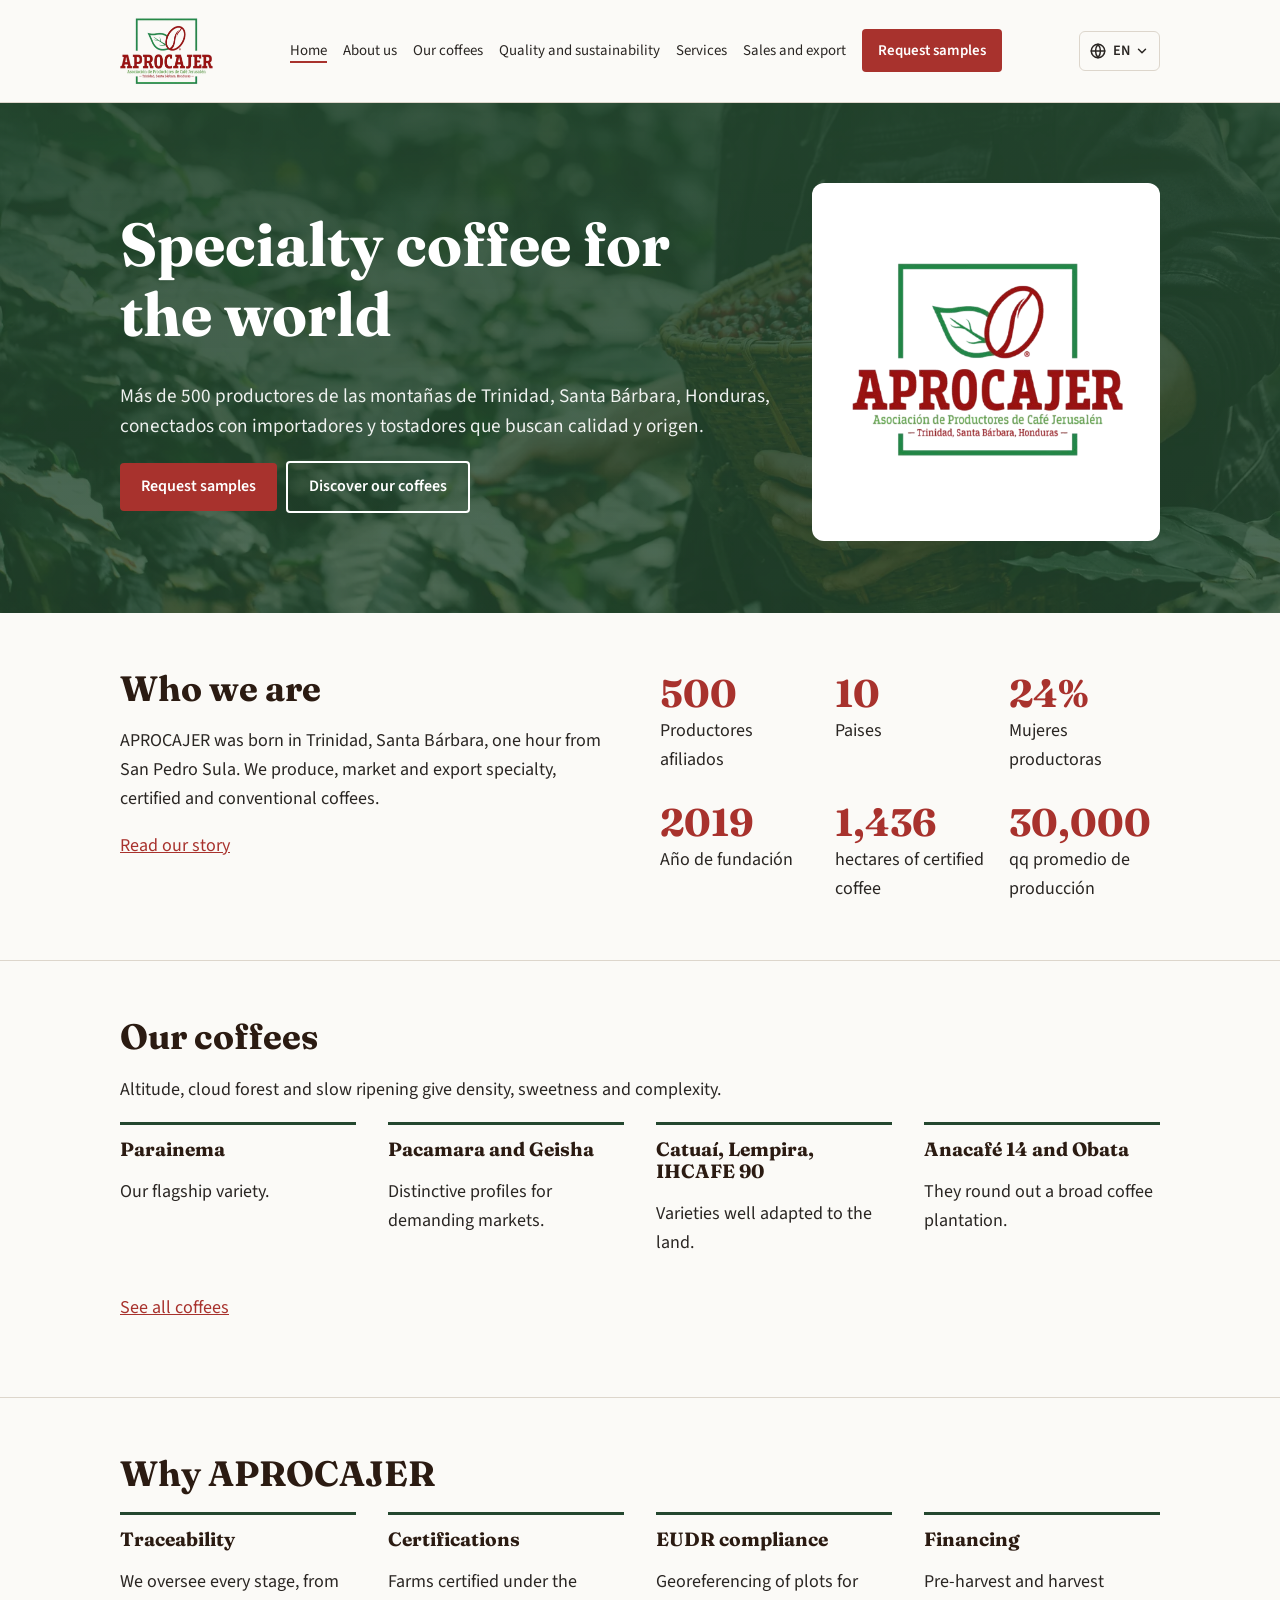
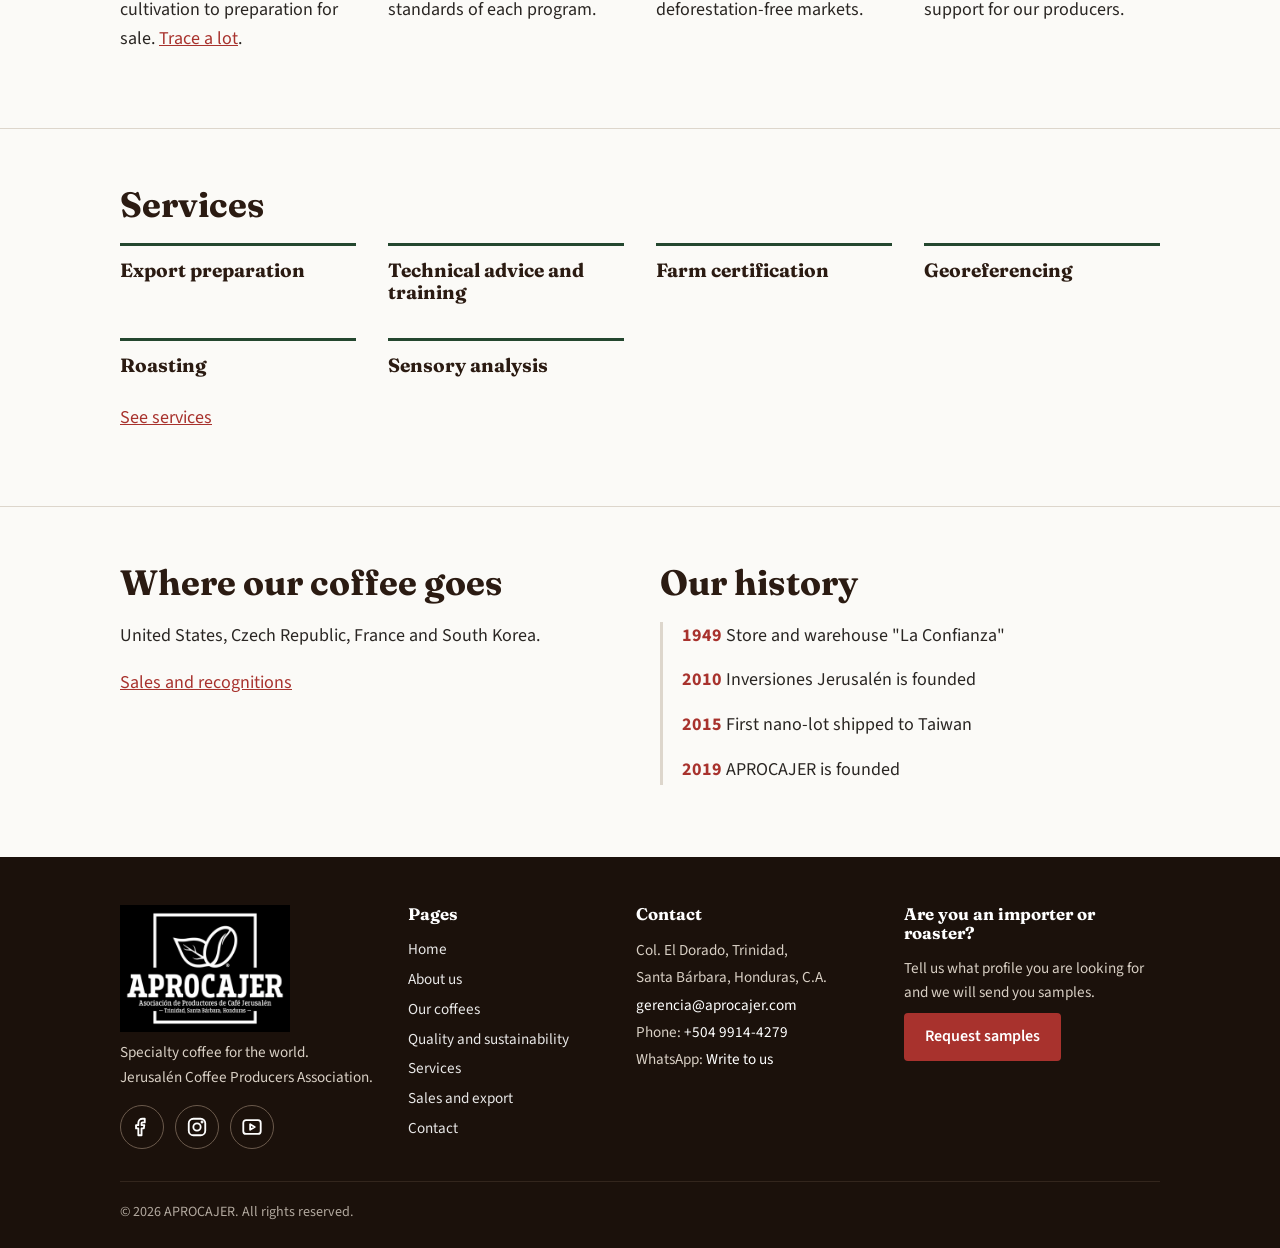
<file: index.html>
<!DOCTYPE html>
<html lang="es">
    <head>
        <meta charset="utf-8">
        <meta name="viewport" content="width=device-width,initial-scale=1">
        <link rel="icon" href="favicon.ico" sizes="16x16 32x32 48x48"><link rel="icon" type="image/png" sizes="192x192" href="icon-192.png"><link rel="apple-touch-icon" href="apple-touch-icon.png"><link rel="manifest" href="site.webmanifest"><meta name="theme-color" content="#24472f">
<meta property="og:type" content="website"><meta property="og:site_name" content="APROCAJER"><meta property="og:title" content="Cafés especiales de Honduras | APROCAJER"><meta property="og:image" content="https://aprocajer.com/og-image.jpg">
<title>Cafés especiales de Honduras | APROCAJER</title><meta name="description" content="APROCAJER: más de 500 productores de Santa Bárbara, Honduras, con cafés de especialidad para importadores y tostadores.">
<link rel="preconnect" href="https://fonts.googleapis.com"><link rel="preconnect" href="https://fonts.gstatic.com" crossorigin>
<link href="https://fonts.googleapis.com/css2?family=Fraunces:wght@600;700&family=Source+Sans+3:wght@400;600&display=swap" rel="stylesheet">
<link rel="stylesheet" href="css/estilos.css">
<script type="application/ld+json">{"@context":"https://schema.org","@type":"Organization","name":"APROCAJER","alternateName":"Asociación de Productores de Café Jerusalén","url":"https://aprocajer.com","email":"gerencia@aprocajer.com","telephone":"+50499144279","logo":"https://aprocajer.com/img/logo/logo.png","foundingDate":"2019","address":{"@type":"PostalAddress","streetAddress":"Col. El Dorado","addressLocality":"Trinidad","addressRegion":"Santa Bárbara","addressCountry":"HN"}}</script>
    </head>
    <body>
        <header id="cabecera"></header>
        <main>
<div class="hero"><div class="wrap hero-in"><div><h1>Cafés especiales para el mundo</h1><p>Más de 500 productores de las montañas de Trinidad, Santa Bárbara, Honduras, conectados con importadores y tostadores que buscan calidad y origen.</p><a class="btn" href="contacto.html">Solicita muestras</a><a class="btn claro" href="nuestros-cafes.html">Conozca nuestros cafés</a></div><div class="hero-logo"><img src="img/logo/logo.webp" alt="Logo de APROCAJER" width="473" height="489"></div></div></div>
<section><div class="wrap dos"><div><h2>Quiénes somos</h2><p>APROCAJER nace en Trinidad, Santa Bárbara, a una hora de San Pedro Sula. Producimos, comercializamos y exportamos cafés de especialidad, certificados y convencionales.</p><a href="sobre-nosotros.html">Leer nuestra historia</a></div>
<div class="cifras"><div><b data-n="+500">+500</b>Productores afiliados</div><div><b data-n="10">10</b>Paises</div><div><b data-n="24" data-suf="%">24%</b>Mujeres productoras</div><div><b>2019</b>Año de fundación</div><div><b data-n="1436">1,436</b>hectáreas de café certificado</div><div><b data-n="30000">30,000</b>qq promedio de producción</div></div></div></section>
<section><div class="wrap"><h2>Nuestros cafés</h2><p>Altitud, bosque nublado y maduración lenta dan densidad, dulzor y complejidad.</p><div class="grid"><div><h3>Parainema</h3><p>Nuestra variedad de referencia.</p></div><div><h3>Pacamara y Geisha</h3><p>Perfiles distintivos para mercados exigentes.</p></div><div><h3>Catuaí, Lempira, IHCAFE 90</h3><p>Variedades con gran adaptación al territorio.</p></div><div><h3>Anacafé 14 y Obata</h3><p>Completan un parque cafetalero amplio.</p></div></div><p><a href="nuestros-cafes.html">Ver todos los cafés</a></p></div></section>
<section><div class="wrap"><h2>Por qué APROCAJER</h2><div class="grid"><div><h3>Trazabilidad</h3><p>Supervisamos cada etapa, del cultivo a la preparación para la venta. <a href="calidad-sostenibilidad.html#rastreo">Rastree un lote</a>.</p></div><div><h3>Certificaciones</h3><p>Fincas certificadas bajo los estándares de cada programa.</p></div><div><h3>Cumplimiento EUDR</h3><p>Georreferenciación de parcelas para mercados libres de deforestación.</p></div><div><h3>Financiamiento</h3><p>Apoyo pre-cosecha y en cosecha a nuestros productores.</p></div></div></div></section>
<section><div class="wrap"><h2>Servicios</h2><div class="grid"><div><h3>Preparación para exportación</h3></div><div><h3>Asesoría técnica y capacitación</h3></div><div><h3>Certificación de fincas</h3></div><div><h3>Georreferenciación</h3></div><div><h3>Tostaduría</h3></div><div><h3>Análisis sensorial</h3></div></div><p><a href="servicios.html">Ver servicios</a></p></div></section>
<section><div class="wrap dos"><div><h2>Destinos de nuestro café</h2><p>Estados Unidos, República Checa, Francia y Corea del Sur.</p><p><a href="comercializacion.html">Comercialización y reconocimientos</a></p></div>
<div><h2>Nuestra historia</h2><ul class="linea"><li><b>1949</b> Tienda y bodega La Confianza</li><li><b>2010</b> Nace Inversiones Jerusalén</li><li><b>2015</b> Primer nano lote a Taiwán</li><li><b>2019</b> Se funda APROCAJER</li></ul></div></div></section></main><footer id="pie"><div class="wrap">
<div class="pie-top">
<div class="pie-marca"><a class="marca" href="index.html" aria-label="APROCAJER, inicio"><img src="img/logo/logo-blanco.webp" alt="APROCAJER" width="170" height="128" loading="lazy"></a>
<p>Cafés especiales para el mundo.<br>Asociación de productores de café Jerusalén.</p>
<ul class="redes"><li><a class="r-fb" href="https://www.facebook.com/APROCAJER" aria-label="Facebook" target="_blank" rel="noopener"><svg viewBox="0 0 24 24" width="22" height="22" fill="none" stroke="currentColor" stroke-width="2" stroke-linecap="round" stroke-linejoin="round" aria-hidden="true"><path d="M15 3h-2.5A4.5 4.5 0 0 0 8 7.5V10H5.5v3.5H8V21h3.5v-7.5H14l.5-3.5h-3V7.8c0-.5.4-.8.9-.8H15z"/></svg></a></li><li><a class="r-ig" href="https://www.instagram.com/jerusalenfarmer" aria-label="Instagram" target="_blank" rel="noopener"><svg viewBox="0 0 24 24" width="22" height="22" fill="none" stroke="currentColor" stroke-width="2" stroke-linecap="round" stroke-linejoin="round" aria-hidden="true"><rect x="3" y="3" width="18" height="18" rx="5"/><circle cx="12" cy="12" r="4"/><circle cx="17.5" cy="6.5" r=".6"/></svg></a></li><li><a class="r-yt" href="https://youtube.com/@finca-jerusalen" aria-label="YouTube" target="_blank" rel="noopener"><svg viewBox="0 0 24 24" width="22" height="22" fill="none" stroke="currentColor" stroke-width="2" stroke-linecap="round" stroke-linejoin="round" aria-hidden="true"><path d="M2.5 7.5a3 3 0 0 1 3-3h13a3 3 0 0 1 3 3v9a3 3 0 0 1-3 3h-13a3 3 0 0 1-3-3z"/><path d="M10 9v6l5-3z"/></svg></a></li></ul></div>
<div class="pie-pag"><h3>Páginas</h3><ul class="enlaces"><li><a href="index.html">Inicio</a></li><li><a href="sobre-nosotros.html">Sobre nosotros</a></li><li><a href="nuestros-cafes.html">Nuestros cafés</a></li><li><a href="calidad-sostenibilidad.html">Calidad y sostenibilidad</a></li><li><a href="servicios.html">Servicios</a></li><li><a href="comercializacion.html">Comercialización</a></li><li><a href="contacto.html">Contacto</a></li></ul></div>
<div class="pie-con"><h3>Contacto</h3><address>Col. El Dorado, Trinidad,<br>Santa Bárbara, Honduras, C.A.<br><a href="mailto:gerencia@aprocajer.com">gerencia@aprocajer.com</a><br>Teléfono: <a href="tel:+50499144279">+504 9914-4279</a><br>WhatsApp: <a href="https://wa.me/50499144279" target="_blank" rel="noopener">Escríbanos</a></address></div>
<div class="pie-cta"><h3>¿Es importador o tostador?</h3><p>Cuéntenos qué perfil busca y le enviamos muestras.</p><a class="btn" href="contacto.html">Solicita muestras</a></div>
</div>
<p class="copy">© 2026 APROCAJER. Todos los derechos reservados.</p>
</div></footer><script src="js/main.js"></script><script src="js/i18n.js"></script></body></html>
</file>
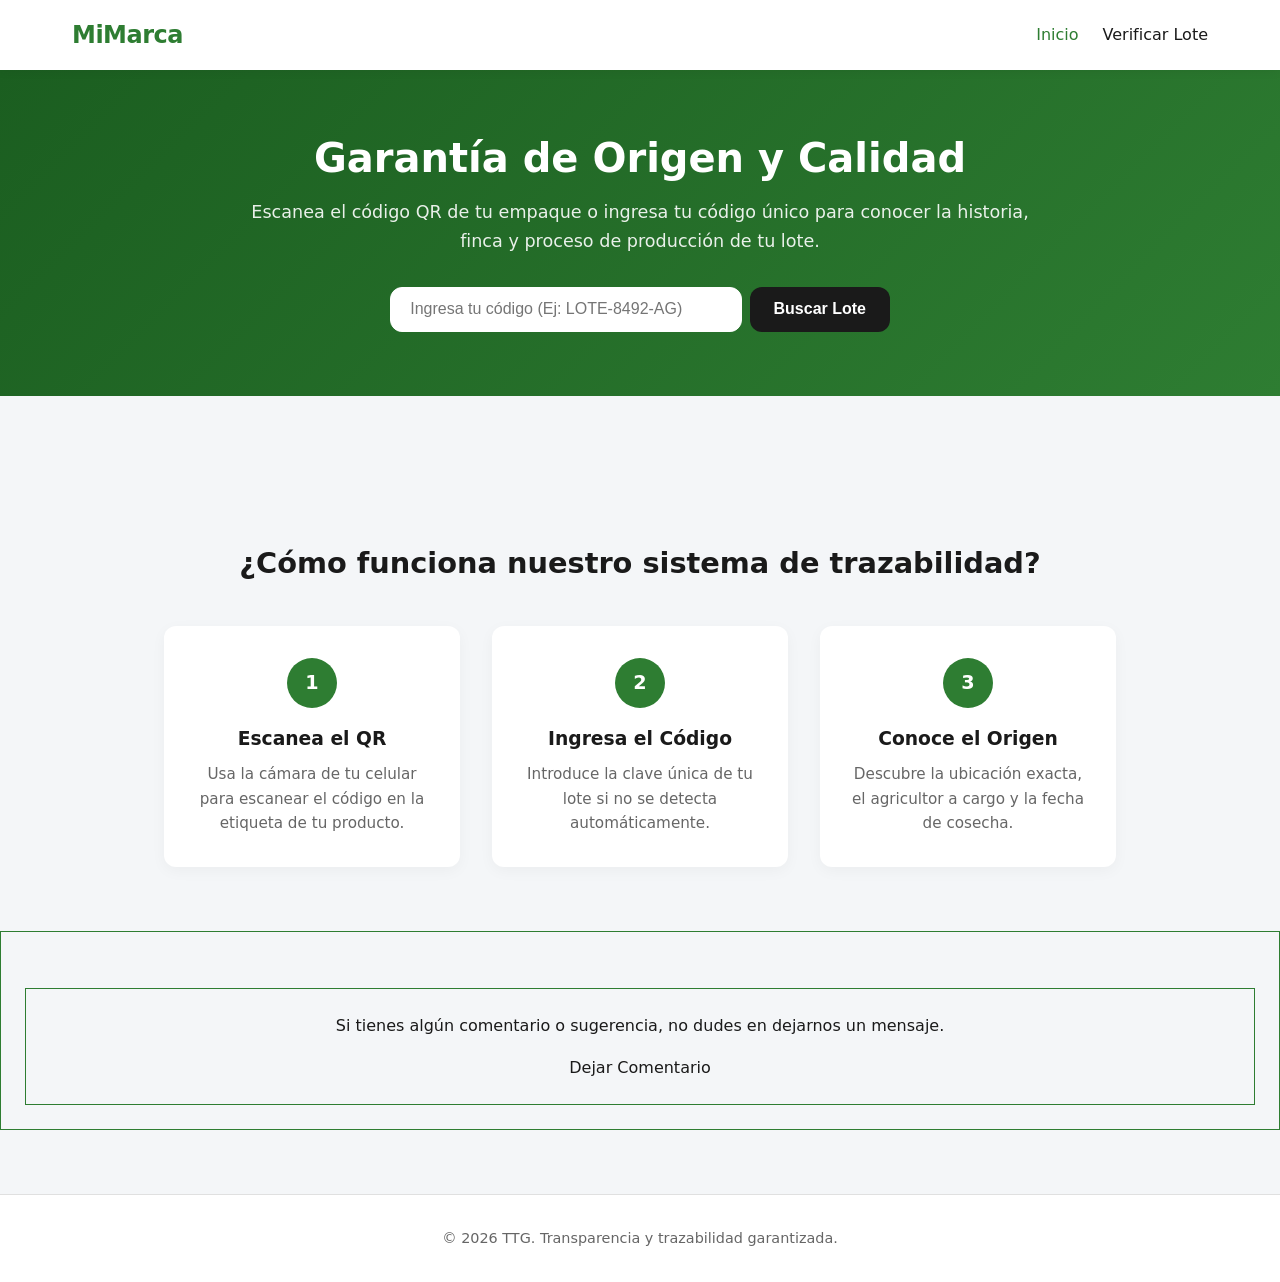
<file: QR-COMPRADOR/index.html>
<!DOCTYPE html>
<html lang="es">
<head>
    <meta charset="UTF-8">
    <meta name="viewport" content="width=device-width, initial-scale=1.0">
    <title>MiMarca | Trazabilidad y Origen de Lotes</title>

    <!-- Favicon -->
    <link rel="icon" href="src/assets/icons/favicon.ico" type="image/x-icon">

    <!-- Hojas de estilo CSS -->
    <link rel="stylesheet" href="src/css/styles.css">
    <link rel="stylesheet" href="src/css/trazabilidad.css">
</head>
<body>
    <!-- Encabezado y Navegación Principal -->
    <header class="main-header">
        <nav class="navbar">
            <a href="index.html" class="logo">MiMarca</a>
            <ul class="nav-links">
                <li><a href="index.html" class="active">Inicio</a></li>
                <li><a href="trazabilidad.html">Verificar Lote</a></li>
            </ul>
        </nav>
    </header>

    <main>
        <!-- Sección Principal / Hero con Buscador Directo -->
        <section class="hero-section">
            <div class="hero-content">
                <h1>Garantía de Origen y Calidad</h1>
                <p>Escanea el código QR de tu empaque o ingresa tu código único para conocer la historia, finca y proceso de producción de tu lote.</p>
                
                <!-- Buscador de Lote en la portada -->
                <form id="form-trazabilidad" class="code-form hero-search">
                    <input 
                        type="text" 
                        id="codigo-lote" 
                        placeholder="Ingresa tu código (Ej: LOTE-8492-AG)" 
                        required
                        autocomplete="off"
                    >
                    <button type="submit">Buscar Lote</button>
                </form>
            </div>
        </section>

        <!-- Tarjeta donde se cargan los resultados en el mismo Inicio -->
        <section class="container">
            <!-- Mensaje de error si no existe el lote -->
            <div id="mensaje-error" class="error-box hidden">
                El código ingresado no existe o es inválido. Revisa tu etiqueta e inténtalo nuevamente.
            </div>

            <!-- Ficha de Información del Lote -->
            <article id="resultado-lote" class="lote-info-card hidden">
                <h2 id="lote-titulo">Ficha de Trazabilidad</h2>
                
                <div class="lote-grid">
                    <div class="info-item">
                        <span>Código de Lote:</span>
                        <strong id="info-codigo">-</strong>
                    </div>
                    <div class="info-item">
                        <span>Lugar de Origen / Finca:</span>
                        <strong id="info-origen">-</strong>
                    </div>
                    <div class="info-item">
                        <span>Fecha de Cosecha / Producción:</span>
                        <strong id="info-fecha">-</strong>
                    </div>
                    <div class="info-item">
                        <span>Productor / Agricultor:</span>
                        <strong id="info-productor">-</strong>
                    </div>
                </div>

                <div class="lote-historia">
                    <h3>Historia y Detalles del Lote</h3>
                    <p id="info-descripcion">Cargando información del lote...</p>
                </div>
            </article>
        </section>

        <!-- Sección de Características / ¿Cómo funciona? -->
        <section class="features-section container">
            <h2>¿Cómo funciona nuestro sistema de trazabilidad?</h2>
            <div class="features-grid">
                <div class="feature-card">
                    <div class="feature-number">1</div>
                    <h3>Escanea el QR</h3>
                    <p>Usa la cámara de tu celular para escanear el código en la etiqueta de tu producto.</p>
                </div>
                <div class="feature-card">
                    <div class="feature-number">2</div>
                    <h3>Ingresa el Código</h3>
                    <p>Introduce la clave única de tu lote si no se detecta automáticamente.</p>
                </div>
                <div class="feature-card">
                    <div class="feature-number">3</div>
                    <h3>Conoce el Origen</h3>
                    <p>Descubre la ubicación exacta, el agricultor a cargo y la fecha de cosecha.</p>
                </div>
            </div>
        </section>
        <section class="dajarComentario">
            <div class="dejanosComentario">
                <p>Si tienes algún comentario o sugerencia, no dudes en dejarnos un mensaje.</p>
                <a href="https://red-thunder-0a14.aprocajer.workers.dev/" class="btnComentario">Dejar Comentario</a>
            </div>
        </section>
    </main>

    <!-- Pie de página -->
    <footer class="main-footer">
        <p>&copy; 2026 TTG. Transparencia y trazabilidad garantizada.</p>
    </footer>

    <!-- Script de Trazabilidad para buscar en el JSON -->
    <script src="src/js/trazabilidad.js"></script>
    <!-- Carga de scripts al final del body -->
    <script src="src/js/main.js"></script>
</body>
</html>
</file>
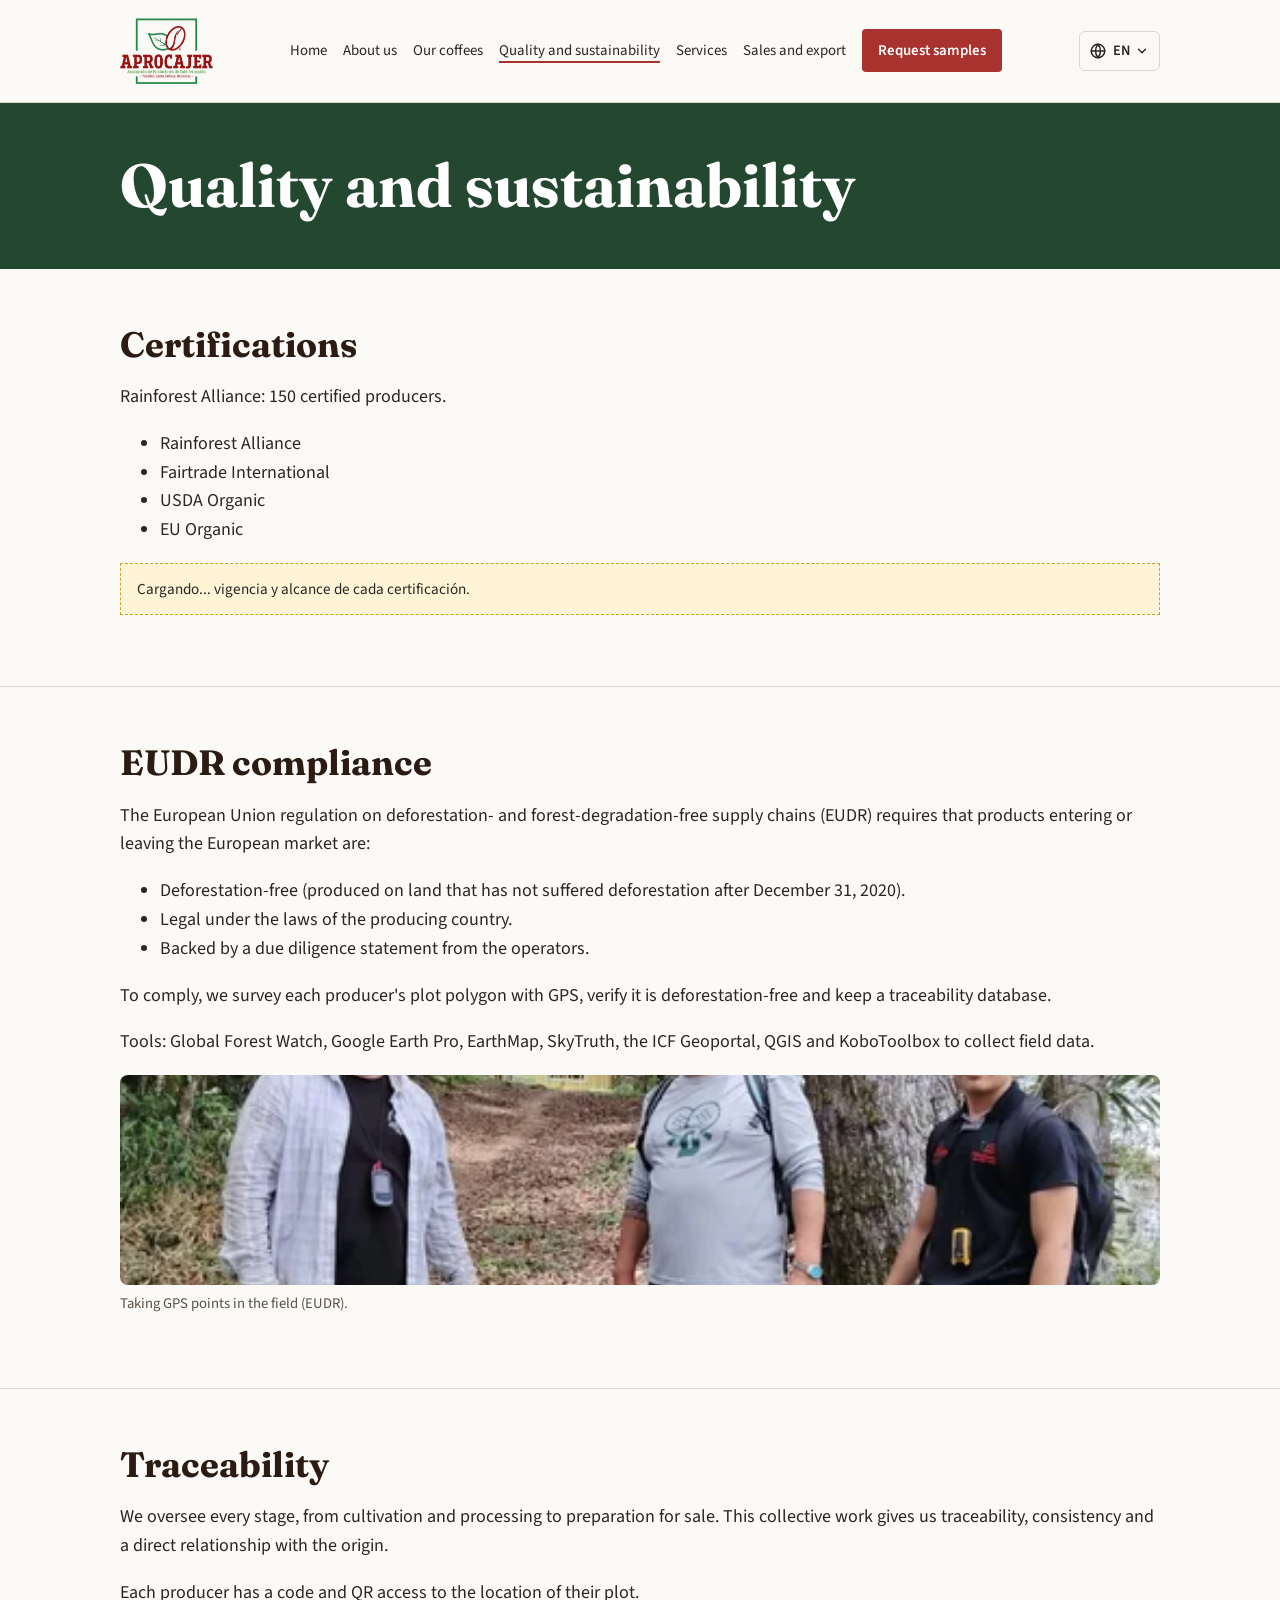
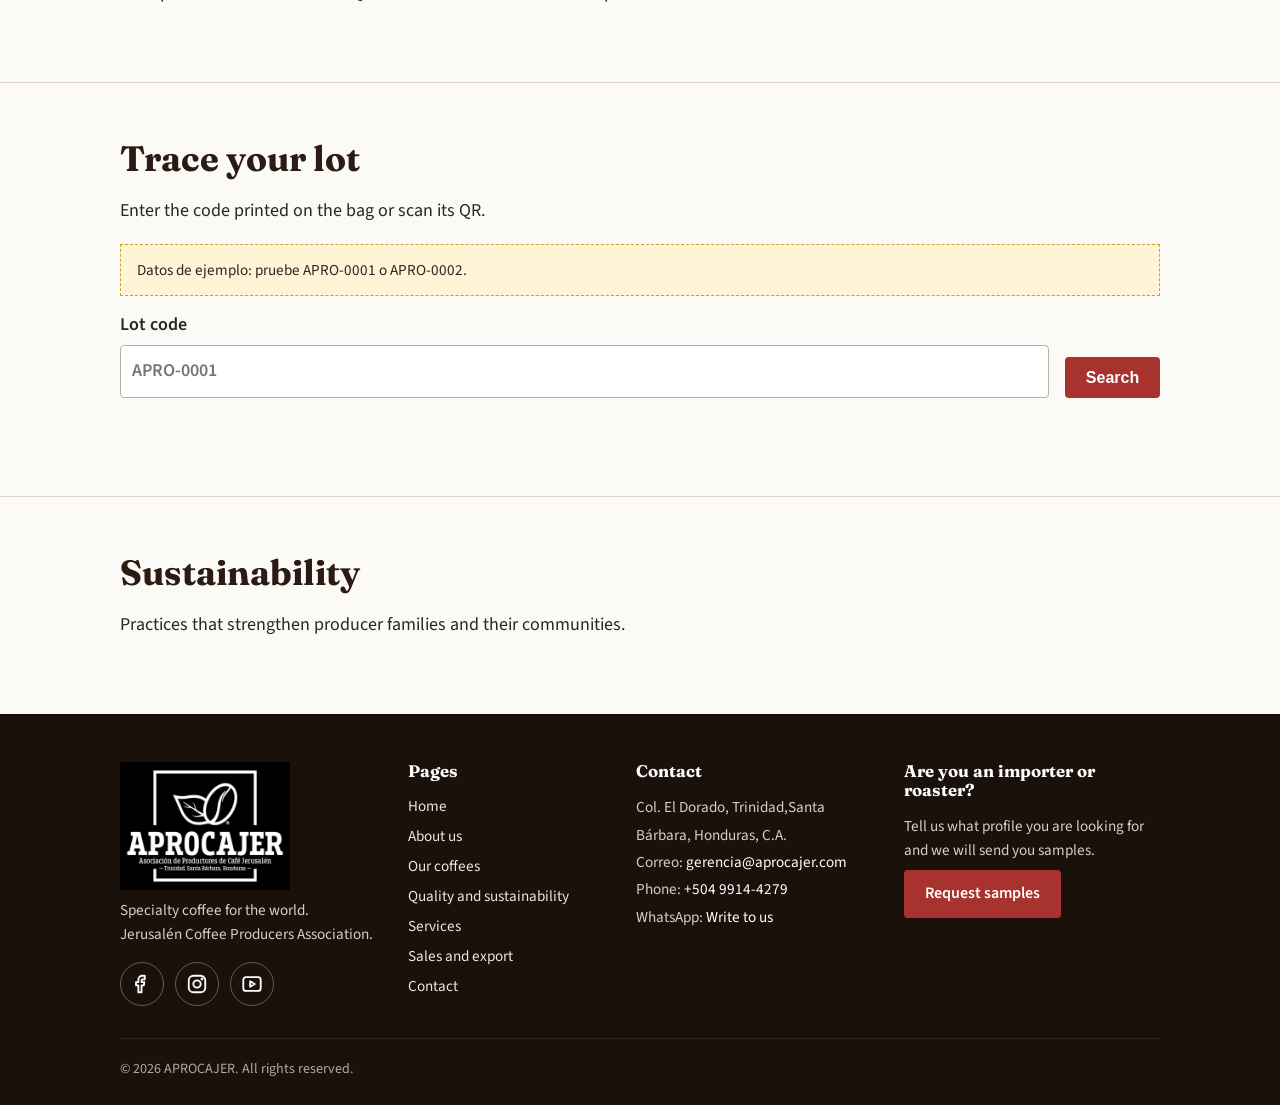
<file: calidad-sostenibilidad.html>
<!DOCTYPE html><html lang="es"><head><meta charset="utf-8"><meta name="viewport" content="width=device-width,initial-scale=1">
<link rel="icon" href="favicon.ico" sizes="16x16 32x32 48x48"><link rel="icon" type="image/png" sizes="192x192" href="icon-192.png"><link rel="apple-touch-icon" href="apple-touch-icon.png"><link rel="manifest" href="site.webmanifest"><meta name="theme-color" content="#24472f">
<meta property="og:type" content="website"><meta property="og:site_name" content="APROCAJER"><meta property="og:title" content="Calidad y sostenibilidad | APROCAJER"><meta property="og:image" content="https://aprocajer.com/og-image.jpg">
<title>Calidad y sostenibilidad | APROCAJER</title><meta name="description" content="Certificaciones, EUDR, trazabilidad y sostenibilidad en APROCAJER.">
<link rel="preconnect" href="https://fonts.googleapis.com"><link rel="preconnect" href="https://fonts.gstatic.com" crossorigin>
<link href="https://fonts.googleapis.com/css2?family=Fraunces:wght@600;700&family=Source+Sans+3:wght@400;600&display=swap" rel="stylesheet">
<link rel="stylesheet" href="css/estilos.css"></head><body><header id="cabecera"></header><main><div class="pagina"><div class="wrap"><h1>Calidad y sostenibilidad</h1></div></div>
<section><div class="wrap"><h2>Certificaciones</h2><p>Rainforest Alliance: 150 productores certificados.</p><ul class="lista"><li>Rainforest Alliance</li><li>Fairtrade International</li><li>Orgánico USDA</li><li>Orgánico UE</li></ul><p class="pendiente">Cargando... vigencia y alcance de cada certificación.</p></div></section>
<section><div class="wrap"><h2>Cumplimiento EUDR</h2><p>El reglamento de la Unión Europea sobre cadenas de suministro libres de deforestación y degradación forestal (EUDR) exige que los productos que entran o salen del mercado europeo sean:</p><ul class="lista"><li>Libres de deforestación (producidos en tierras que no han sufrido deforestación después del 31 de diciembre de 2020).</li><li>Legales según las leyes del país productor.</li><li>Respaldados por una declaración de debida diligencia de los operadores.</li></ul><p>Para cumplirlo, levantamos con GPS el polígono de la parcela de cada productor, verificamos que esté libre de deforestación y llevamos una base de datos de trazabilidad.</p><p>Herramientas: Global Forest Watch, Google Earth Pro, EarthMap, SkyTruth, Geoportal del ICF, QGIS y KoboToolbox para recolectar datos en campo.</p><div class="galeria"><figure><img src="img/productores/georreferenciacion.webp" alt="Técnicos tomando puntos GPS en una finca" width="480" height="640" loading="lazy"><figcaption>Toma de puntos con GPS en campo (EUDR).</figcaption></figure></div></div></section>
<section><div class="wrap"><h2>Trazabilidad</h2><p>Supervisamos cada etapa, del cultivo y el procesamiento a la preparación para la venta. Este trabajo colectivo nos da trazabilidad, consistencia y relación directa con el origen.</p><p>Cada productor tiene un código y acceso por QR a la ubicación de su parcela.</p></div></section>
<section id="rastreo"><div class="wrap"><h2>Rastree su lote</h2><p>Ingrese el código impreso en el saco o escanee su QR.</p><p class="pendiente">Datos de ejemplo: pruebe APRO-0001 o APRO-0002.</p><form id="buscar" class="inline"><label>Código del lote<input id="codigo" placeholder="APRO-0001" autocomplete="off" required></label><button class="btn" type="submit">Buscar</button></form><dl id="resultado" aria-live="polite"></dl></div></section>
<section><div class="wrap"><h2>Sostenibilidad</h2><p>Prácticas que fortalecen a las familias productoras y sus comunidades.</p></div></section></main><footer id="pie"><div class="wrap">
<div class="pie-top">
<div class="pie-marca"><a class="marca" href="index.html" aria-label="APROCAJER, inicio"><img src="img/logo/logo-blanco.webp" alt="APROCAJER" width="170" height="128" loading="lazy"></a>
<p>Cafés especiales para el mundo.<br>Asociación de productores de café Jerusalén.</p>
<ul class="redes"><li><a class="r-fb" href="https://www.facebook.com/APROCAJER" aria-label="Facebook" target="_blank" rel="noopener"><svg viewBox="0 0 24 24" width="22" height="22" fill="none" stroke="currentColor" stroke-width="2" stroke-linecap="round" stroke-linejoin="round" aria-hidden="true"><path d="M15 3h-2.5A4.5 4.5 0 0 0 8 7.5V10H5.5v3.5H8V21h3.5v-7.5H14l.5-3.5h-3V7.8c0-.5.4-.8.9-.8H15z"/></svg></a></li><li><a class="r-ig" href="https://www.instagram.com/jerusalenfarmer" aria-label="Instagram" target="_blank" rel="noopener"><svg viewBox="0 0 24 24" width="22" height="22" fill="none" stroke="currentColor" stroke-width="2" stroke-linecap="round" stroke-linejoin="round" aria-hidden="true"><rect x="3" y="3" width="18" height="18" rx="5"/><circle cx="12" cy="12" r="4"/><circle cx="17.5" cy="6.5" r=".6"/></svg></a></li><li><a class="r-yt" href="https://youtube.com/@finca-jerusalen" aria-label="YouTube" target="_blank" rel="noopener"><svg viewBox="0 0 24 24" width="22" height="22" fill="none" stroke="currentColor" stroke-width="2" stroke-linecap="round" stroke-linejoin="round" aria-hidden="true"><path d="M2.5 7.5a3 3 0 0 1 3-3h13a3 3 0 0 1 3 3v9a3 3 0 0 1-3 3h-13a3 3 0 0 1-3-3z"/><path d="M10 9v6l5-3z"/></svg></a></li></ul></div>
<div class="pie-pag"><h3>Páginas</h3><ul class="enlaces"><li><a href="index.html">Inicio</a></li><li><a href="sobre-nosotros.html">Sobre nosotros</a></li><li><a href="nuestros-cafes.html">Nuestros cafés</a></li><li><a href="calidad-sostenibilidad.html">Calidad y sostenibilidad</a></li><li><a href="servicios.html">Servicios</a></li><li><a href="comercializacion.html">Comercialización</a></li><li><a href="contacto.html">Contacto</a></li></ul></div>
<div class="pie-con"><h3>Contacto</h3><address>Col. El Dorado, Trinidad,Santa Bárbara, Honduras, C.A.<br>Correo: <a href="mailto:gerencia@aprocajer.com">gerencia@aprocajer.com</a><br>Teléfono: <a href="tel:+50499144279">+504 9914-4279</a><br>WhatsApp: <a href="https://wa.me/50499144279" target="_blank" rel="noopener">Escríbanos</a></address></div>
<div class="pie-cta"><h3>¿Es importador o tostador?</h3><p>Cuéntenos qué perfil busca y le enviamos muestras.</p><a class="btn" href="contacto.html">Solicita muestras</a></div>
</div>
<p class="copy">© 2026 APROCAJER. Todos los derechos reservados.</p>
</div></footer><script src="js/main.js"></script><script src="js/i18n.js"></script></body></html>
</file>
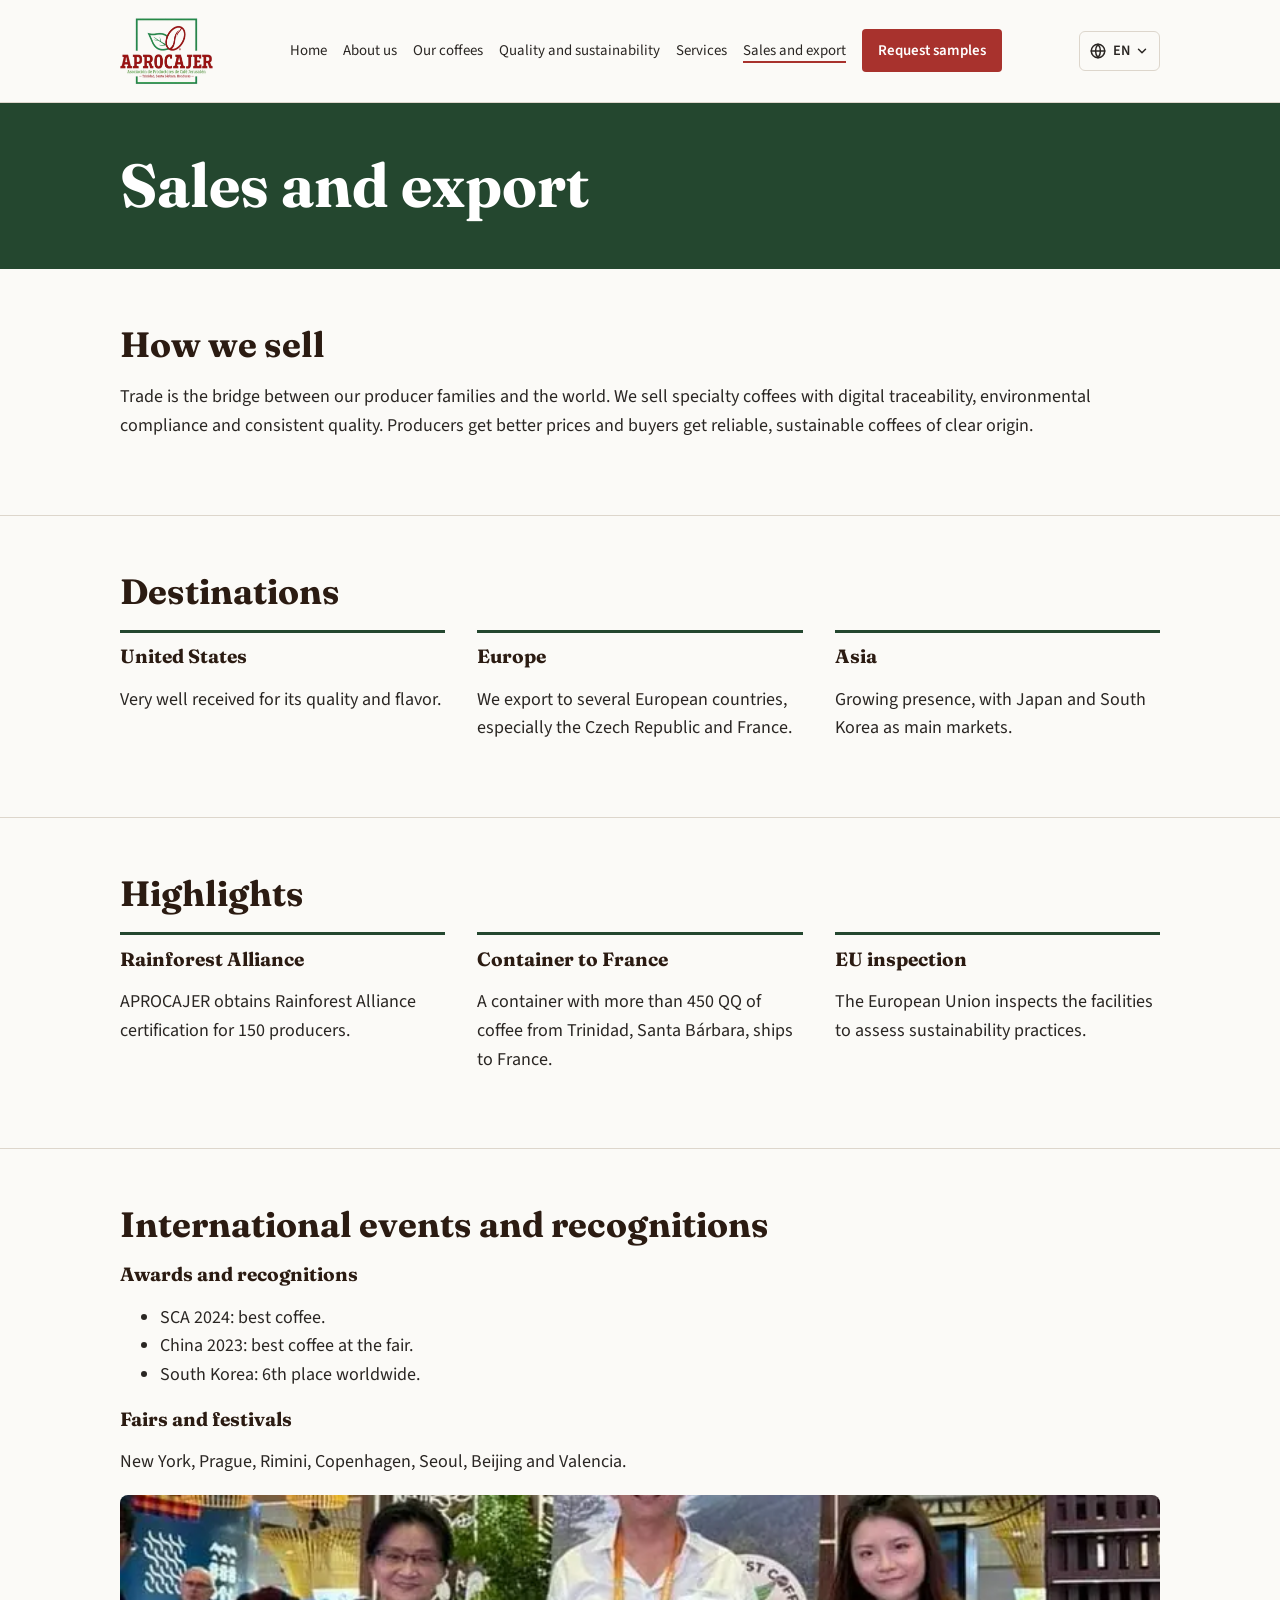
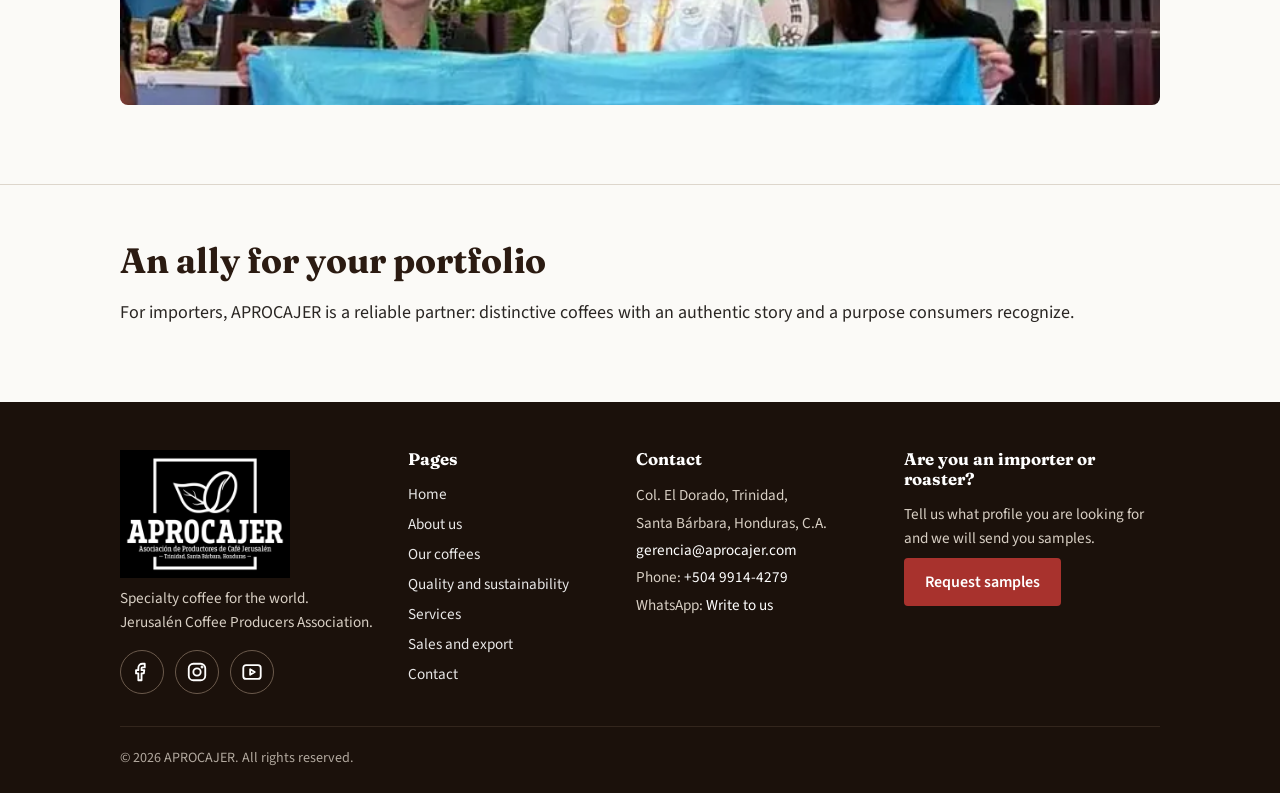
<file: comercializacion.html>
<!DOCTYPE html><html lang="es"><head><meta charset="utf-8"><meta name="viewport" content="width=device-width,initial-scale=1">
<link rel="icon" href="favicon.ico" sizes="16x16 32x32 48x48"><link rel="icon" type="image/png" sizes="192x192" href="icon-192.png"><link rel="apple-touch-icon" href="apple-touch-icon.png"><link rel="manifest" href="site.webmanifest"><meta name="theme-color" content="#24472f">
<meta property="og:type" content="website"><meta property="og:site_name" content="APROCAJER"><meta property="og:title" content="Comercialización | APROCAJER"><meta property="og:image" content="https://aprocajer.com/og-image.jpg">
<title>Comercialización | APROCAJER</title><meta name="description" content="Cómo comercializa APROCAJER su café y a qué países lo exporta.">
<link rel="preconnect" href="https://fonts.googleapis.com"><link rel="preconnect" href="https://fonts.gstatic.com" crossorigin>
<link href="https://fonts.googleapis.com/css2?family=Fraunces:wght@600;700&family=Source+Sans+3:wght@400;600&display=swap" rel="stylesheet">
<link rel="stylesheet" href="css/estilos.css"></head><body><header id="cabecera"></header><main><div class="pagina"><div class="wrap"><h1>Comercialización</h1></div></div>
<section><div class="wrap"><h2>Cómo vendemos</h2><p>La comercialización es el puente entre nuestras familias productoras y el mundo. Vendemos cafés especiales con trazabilidad digital, cumplimiento ambiental y calidad consistente. Los productores reciben mejores precios y los compradores, cafés confiables, sostenibles y de origen claro.</p></div></section>
<section><div class="wrap"><h2>Destinos</h2><div class="grid"><div><h3>Estados Unidos</h3><p>Gran aceptación por su calidad y sabor.</p></div><div><h3>Europa</h3><p>Exportamos a varios países europeos, en especial a la República Checa y Francia.</p></div><div><h3>Asia</h3><p>Presencia creciente, con Japón y Corea del Sur como principales mercados.</p></div></div></div></section>
<section><div class="wrap"><h2>Lo más relevante</h2><div class="grid"><div><h3>Rainforest Alliance</h3><p>APROCAJER obtiene la certificación de Rainforest Alliance para 150 productores.</p></div><div><h3>Contenedor a Francia</h3><p>Sale un contenedor con más de 450 QQ de café de Trinidad, Santa Bárbara, hacia Francia.</p></div><div><h3>Inspección de la UE</h3><p>La Unión Europea inspecciona las instalaciones para evaluar las prácticas de sostenibilidad.</p></div></div></div></section>
<section><div class="wrap"><h2>Eventos internacionales y reconocimientos</h2><h3>Premios y reconocimientos</h3><ul class="lista"><li>SCA 2024: mejor café.</li><li>China 2023: mejor café de feria.</li><li>Corea del Sur: 6.º lugar mundial.</li></ul><h3>Ferias y festivales</h3><p>Nueva York, Praga, Rímini, Copenhague, Seúl, Pekín y Valencia.</p><div class="galeria"><figure><img src="img/comercial/feria-honduras.webp" alt="Equipo de APROCAJER con la bandera de Honduras en una feria" width="750" height="464" loading="lazy"><figcaption></figcaption></figure></div></div></section>
<section><div class="wrap"><h2>Un aliado para su portafolio</h2><p>Para los importadores, APROCAJER es un aliado confiable: cafés diferenciados, con una historia auténtica y un propósito que los consumidores reconocen.</p></div></section></main><footer id="pie"><div class="wrap">
<div class="pie-top">
<div class="pie-marca"><a class="marca" href="index.html" aria-label="APROCAJER, inicio"><img src="img/logo/logo-blanco.webp" alt="APROCAJER" width="170" height="128" loading="lazy"></a>
<p>Cafés especiales para el mundo.<br>Asociación de productores de café Jerusalén.</p>
<ul class="redes"><li><a class="r-fb" href="https://www.facebook.com/APROCAJER" aria-label="Facebook" target="_blank" rel="noopener"><svg viewBox="0 0 24 24" width="22" height="22" fill="none" stroke="currentColor" stroke-width="2" stroke-linecap="round" stroke-linejoin="round" aria-hidden="true"><path d="M15 3h-2.5A4.5 4.5 0 0 0 8 7.5V10H5.5v3.5H8V21h3.5v-7.5H14l.5-3.5h-3V7.8c0-.5.4-.8.9-.8H15z"/></svg></a></li><li><a class="r-ig" href="https://www.instagram.com/jerusalenfarmer" aria-label="Instagram" target="_blank" rel="noopener"><svg viewBox="0 0 24 24" width="22" height="22" fill="none" stroke="currentColor" stroke-width="2" stroke-linecap="round" stroke-linejoin="round" aria-hidden="true"><rect x="3" y="3" width="18" height="18" rx="5"/><circle cx="12" cy="12" r="4"/><circle cx="17.5" cy="6.5" r=".6"/></svg></a></li><li><a class="r-yt" href="https://youtube.com/@finca-jerusalen" aria-label="YouTube" target="_blank" rel="noopener"><svg viewBox="0 0 24 24" width="22" height="22" fill="none" stroke="currentColor" stroke-width="2" stroke-linecap="round" stroke-linejoin="round" aria-hidden="true"><path d="M2.5 7.5a3 3 0 0 1 3-3h13a3 3 0 0 1 3 3v9a3 3 0 0 1-3 3h-13a3 3 0 0 1-3-3z"/><path d="M10 9v6l5-3z"/></svg></a></li></ul></div>
<div class="pie-pag"><h3>Páginas</h3><ul class="enlaces"><li><a href="index.html">Inicio</a></li><li><a href="sobre-nosotros.html">Sobre nosotros</a></li><li><a href="nuestros-cafes.html">Nuestros cafés</a></li><li><a href="calidad-sostenibilidad.html">Calidad y sostenibilidad</a></li><li><a href="servicios.html">Servicios</a></li><li><a href="comercializacion.html">Comercialización</a></li><li><a href="contacto.html">Contacto</a></li></ul></div>
<div class="pie-con"><h3>Contacto</h3><address>Col. El Dorado, Trinidad,<br>Santa Bárbara, Honduras, C.A.<br><a href="mailto:gerencia@aprocajer.com">gerencia@aprocajer.com</a><br>Teléfono: <a href="tel:+50499144279">+504 9914-4279</a><br>WhatsApp: <a href="https://wa.me/50499144279" target="_blank" rel="noopener">Escríbanos</a></address></div>
<div class="pie-cta"><h3>¿Es importador o tostador?</h3><p>Cuéntenos qué perfil busca y le enviamos muestras.</p><a class="btn" href="contacto.html">Solicita muestras</a></div>
</div>
<p class="copy">© 2026 APROCAJER. Todos los derechos reservados.</p>
</div></footer><script src="js/main.js"></script><script src="js/i18n.js"></script></body></html>
</file>
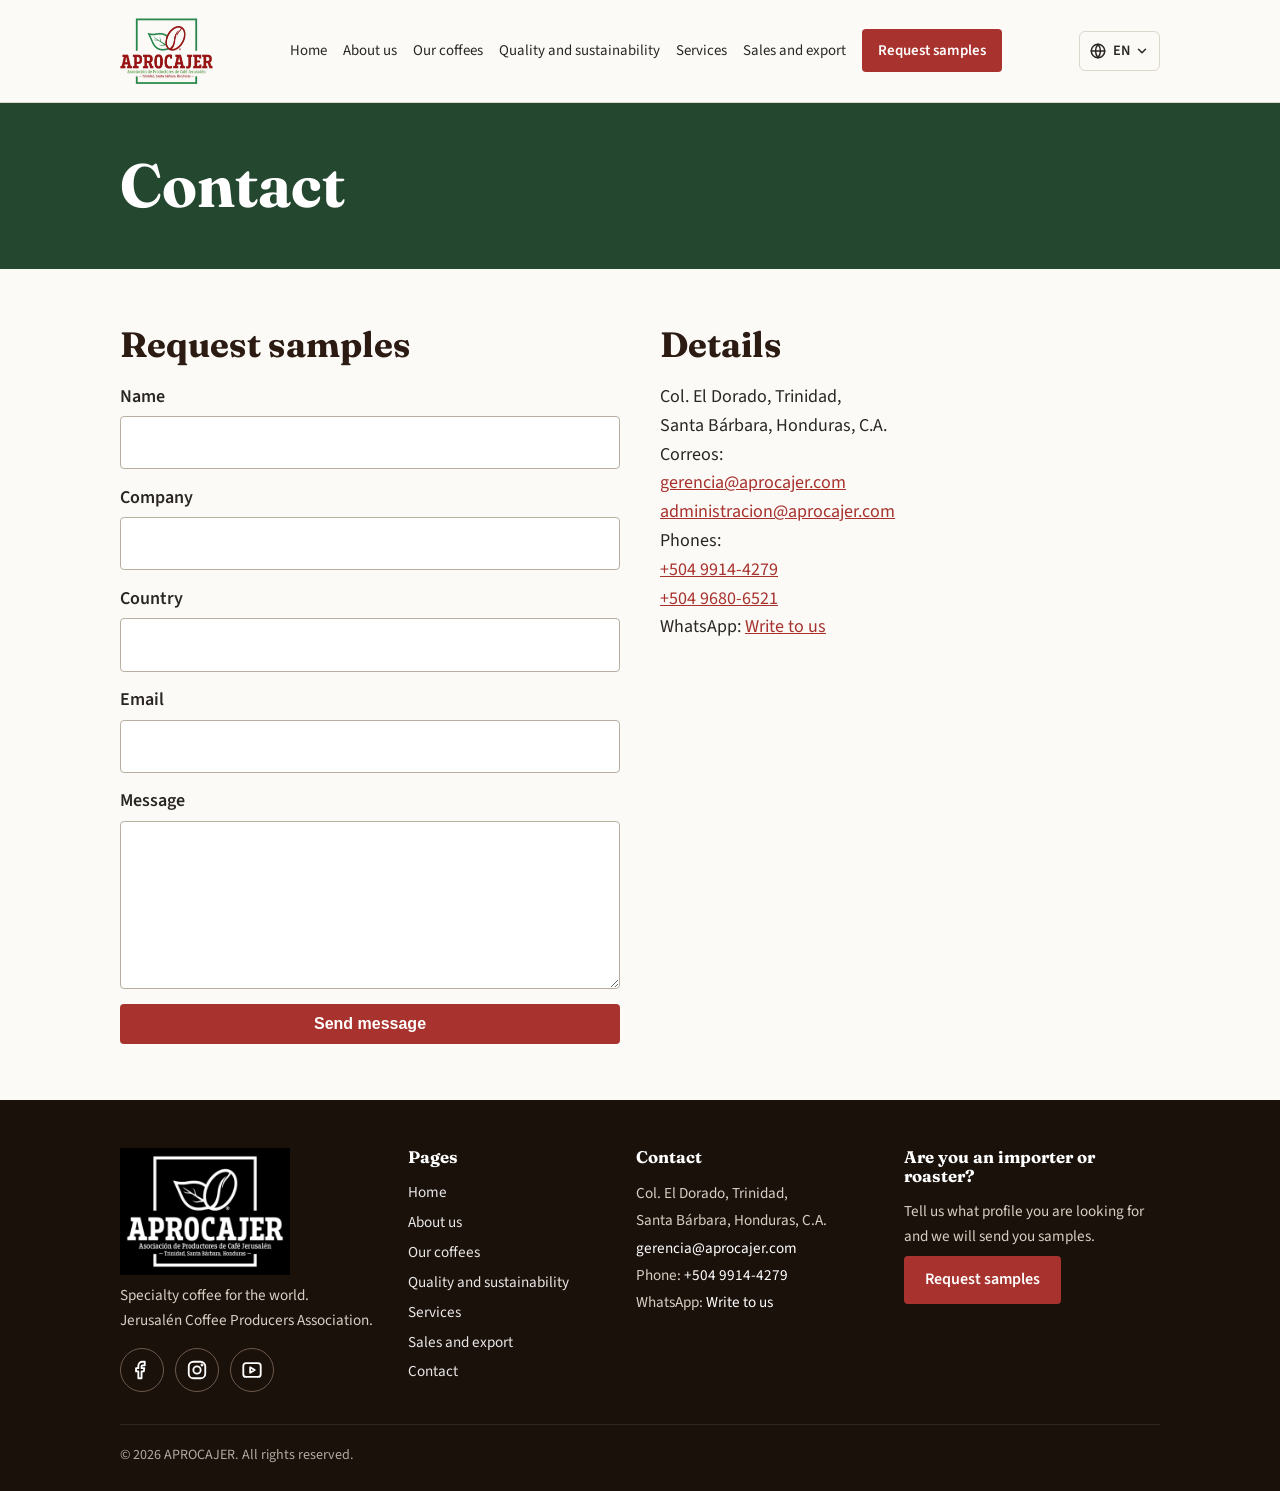
<file: contacto.html>
<!DOCTYPE html>
<html lang="es">
    <head>
        <meta charset="utf-8">
        <meta name="viewport" content="width=device-width,initial-scale=1">
        <link rel="icon" href="favicon.ico" sizes="16x16 32x32 48x48">
        <link rel="icon" type="image/png" sizes="192x192" href="icon-192.png">
        <link rel="apple-touch-icon" href="apple-touch-icon.png"><link rel="manifest" href="site.webmanifest"><meta name="theme-color" content="#24472f">
        <meta property="og:type" content="website"><meta property="og:site_name" content="APROCAJER"><meta property="og:title" content="Contacto | APROCAJER"><meta property="og:image" content="https://aprocajer.com/og-image.jpg">
        <title>Contacto | APROCAJER</title>
        <meta name="description" content="Contacte a APROCAJER para solicitar muestras o información comercial.">
        <link rel="preconnect" href="https://fonts.googleapis.com"><link rel="preconnect" href="https://fonts.gstatic.com" crossorigin>
        <link href="https://fonts.googleapis.com/css2?family=Fraunces:wght@600;700&family=Source+Sans+3:wght@400;600&display=swap" rel="stylesheet">
        <link rel="stylesheet" href="css/estilos.css">
    </head>
    <body>
        <header id="cabecera"></header>
        <main>
            <div class="pagina">
                <div class="wrap">
                    <h1>Contacto</h1>
                </div>
            </div>
            <section>
                <div class="wrap dos">
                    <div>
                        <h2>Solicite muestras</h2>
                        <form id="form-contacto" class="form-contacto" method="POST">
                            <label>Nombre<input name="nombre" required></label>
                            <label>Empresa<input name="empresa"></label>
                            <label>País<input name="pais"></label>
                            <label>Correo<input type="email" name="correo" required></label>
                            <label>Mensaje<textarea name="mensaje" rows="5" required></textarea></label>
                            <button id="btn" class="btn" type="submit">Enviar mensaje</button>
                        </form>
                        <div id="mensaje-respuesta"></div>
                    </div>
                    <div>
                        <h2>Datos</h2><p>Col. El Dorado, Trinidad,<br>Santa Bárbara, Honduras, C.A.<br>Correos:<br><a href="mailto:gerencia@aprocajer.com">gerencia@aprocajer.com</a><br><a href="mailto:administracion@aprocajer.com">administracion@aprocajer.com</a><br>Teléfonos: <br><a href="tel:+50499144279">+504 9914-4279</a><br><a href="tel:+50496806521">+504 9680-6521</a><br>WhatsApp: <a href="https://wa.me/50499144279" target="_blank" rel="noopener">Escríbanos</a></p>
                        <iframe title="Ubicación de APROCAJER en Trinidad, Santa Bárbara" src="https://www.google.com/maps/embed?pb=!1m14!1m12!1m3!1d550.5419959433916!2d-88.2398119676756!3d15.14014322697453!2m3!1f0!2f0!3f0!3m2!1i1024!2i768!4f13.1!5e1!3m2!1ses!2shn!4v1784916876246!5m2!1ses!2shn" width="100%" height="300" style="border:0" loading="lazy" referrerpolicy="no-referrer-when-downgrade"></iframe>
                    </div>
                </div>
            </section>
        </main>
        <footer id="pie">
            <div class="wrap">
                <div class="pie-top">
                    <div class="pie-marca"><a class="marca" href="index.html" aria-label="APROCAJER, inicio"><img src="img/logo/logo-blanco.webp" alt="APROCAJER" width="170" height="128" loading="lazy"></a>
                        <p>Cafés especiales para el mundo.<br>Asociación de productores de café Jerusalén.</p>
                        <ul class="redes">
                            <li><a class="r-fb" href="https://www.facebook.com/APROCAJER" aria-label="Facebook" target="_blank" rel="noopener"><svg viewBox="0 0 24 24" width="22" height="22" fill="none" stroke="currentColor" stroke-width="2" stroke-linecap="round" stroke-linejoin="round" aria-hidden="true"><path d="M15 3h-2.5A4.5 4.5 0 0 0 8 7.5V10H5.5v3.5H8V21h3.5v-7.5H14l.5-3.5h-3V7.8c0-.5.4-.8.9-.8H15z"/></svg></a></li>
                            <li><a class="r-ig" href="https://www.instagram.com/jerusalenfarmer" aria-label="Instagram" target="_blank" rel="noopener"><svg viewBox="0 0 24 24" width="22" height="22" fill="none" stroke="currentColor" stroke-width="2" stroke-linecap="round" stroke-linejoin="round" aria-hidden="true"><rect x="3" y="3" width="18" height="18" rx="5"/><circle cx="12" cy="12" r="4"/><circle cx="17.5" cy="6.5" r=".6"/></svg></a></li>
                            <li><a class="r-yt" href="https://youtube.com/@finca-jerusalen" aria-label="YouTube" target="_blank" rel="noopener"><svg viewBox="0 0 24 24" width="22" height="22" fill="none" stroke="currentColor" stroke-width="2" stroke-linecap="round" stroke-linejoin="round" aria-hidden="true"><path d="M2.5 7.5a3 3 0 0 1 3-3h13a3 3 0 0 1 3 3v9a3 3 0 0 1-3 3h-13a3 3 0 0 1-3-3z"/><path d="M10 9v6l5-3z"/></svg></a></li>
                        </ul>
                    </div>
                    <div class="pie-pag">
                        <h3>Páginas</h3>
                        <ul class="enlaces">
                            <li><a href="index.html">Inicio</a></li>
                            <li><a href="sobre-nosotros.html">Sobre nosotros</a></li>
                            <li><a href="nuestros-cafes.html">Nuestros cafés</a></li>
                            <li><a href="calidad-sostenibilidad.html">Calidad y sostenibilidad</a></li>
                            <li><a href="servicios.html">Servicios</a></li>
                            <li><a href="comercializacion.html">Comercialización</a></li>
                            <li><a href="contacto.html">Contacto</a></li>
                        </ul>
                    </div>
                    <div class="pie-con">
                        <h3>Contacto</h3>
                        <address>Col. El Dorado, Trinidad,<br>Santa Bárbara, Honduras, C.A.<br><a href="mailto:gerencia@aprocajer.com">gerencia@aprocajer.com</a><br>Teléfono: <a href="tel:+50499144279">+504 9914-4279</a><br>WhatsApp: <a href="https://wa.me/50499144279" target="_blank" rel="noopener">Escríbanos</a></address>
                    </div>
                    <div class="pie-cta">
                        <h3>¿Es importador o tostador?</h3>
                        <p>Cuéntenos qué perfil busca y le enviamos muestras.</p>
                        <a class="btn" href="contacto.html">Solicita muestras</a>
                    </div>
                </div>
                <p class="copy">© 2026 APROCAJER. Todos los derechos reservados.</p>
            </div>
        </footer>
        <script src="js/main.js"></script>
        <script src="js/contacto.js"></script>
        <script src="js/i18n.js"></script>
    </body>
</html>
</file>
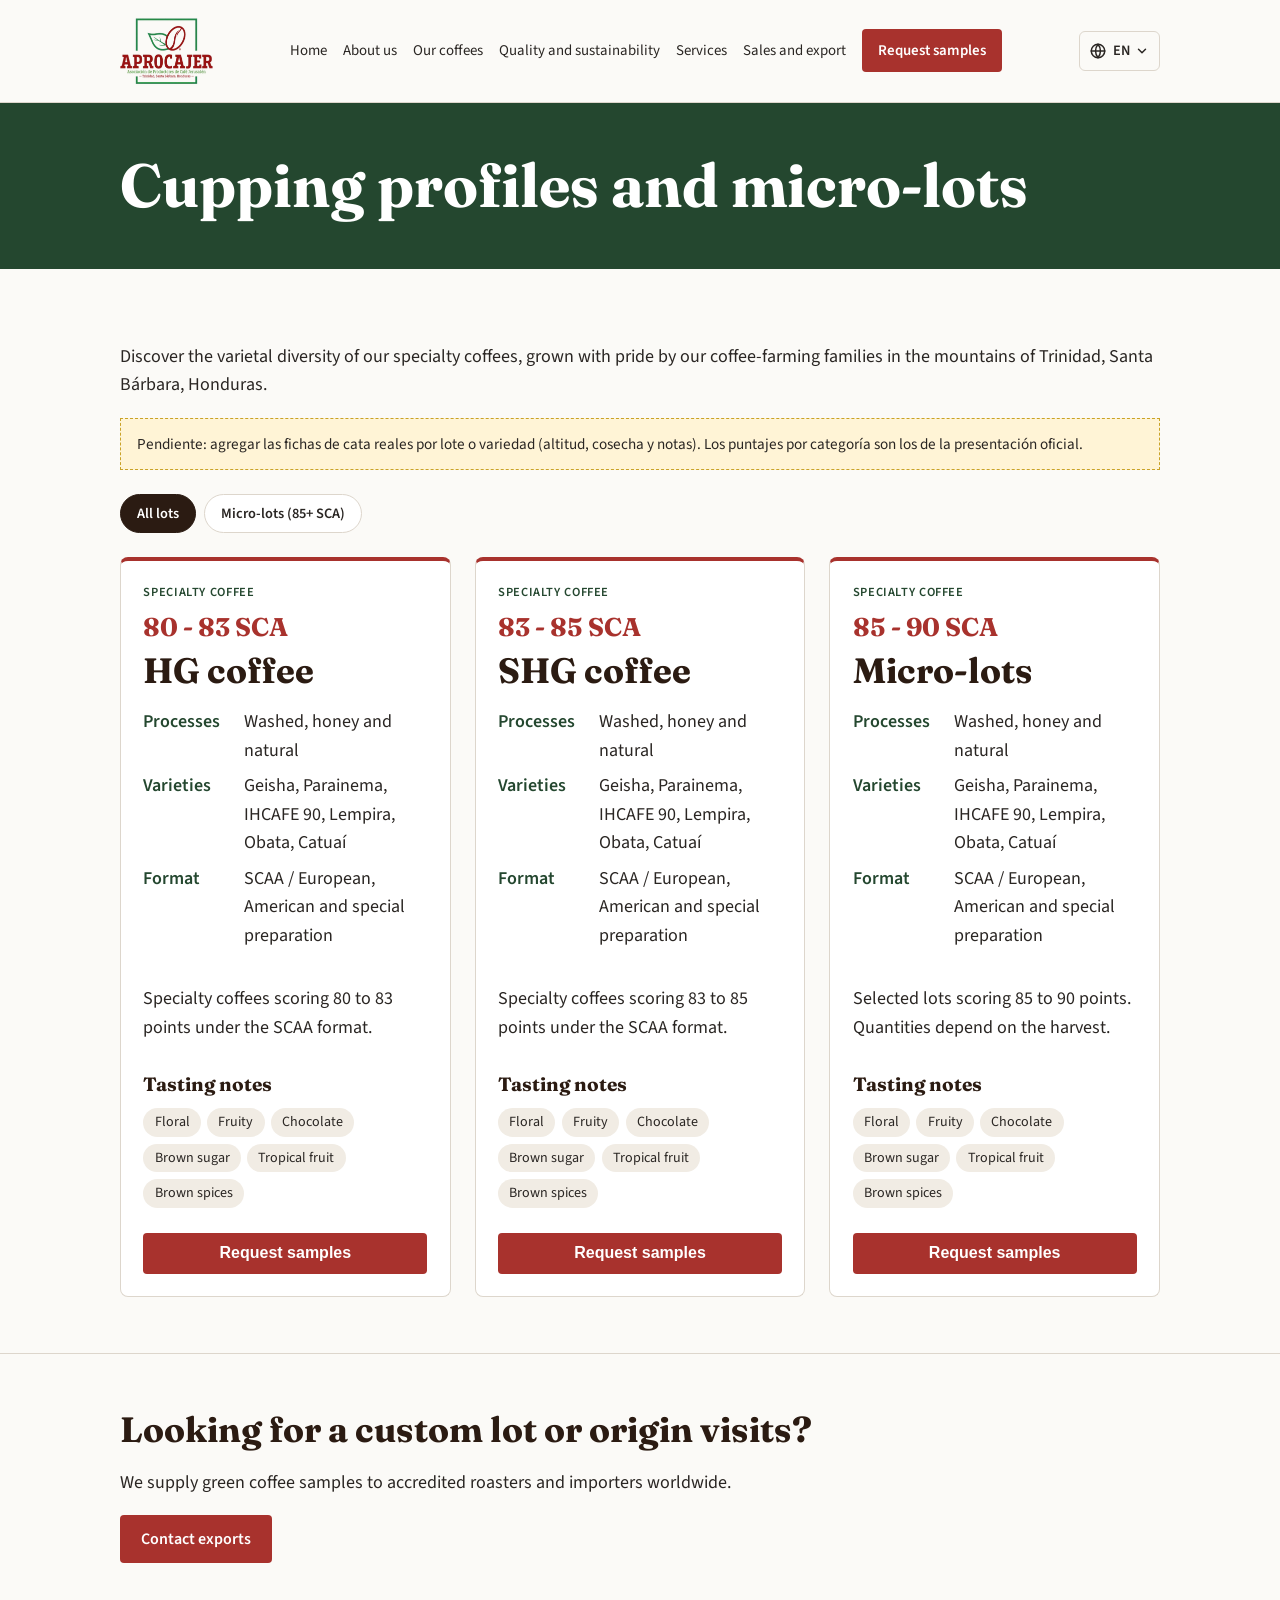
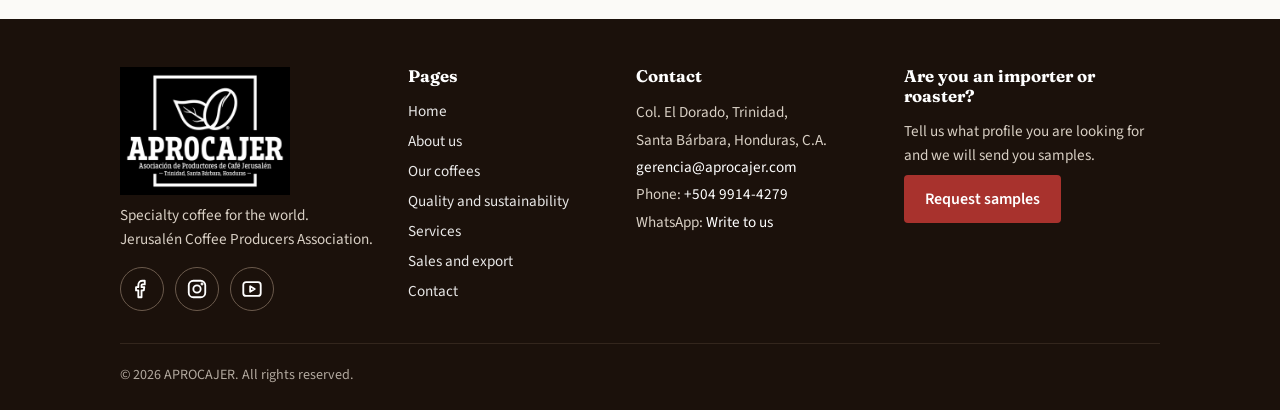
<file: fichas-de-cata.html>
<!DOCTYPE html><html lang="es"><head><meta charset="utf-8"><meta name="viewport" content="width=device-width,initial-scale=1">
<link rel="icon" href="favicon.ico" sizes="16x16 32x32 48x48"><link rel="icon" type="image/png" sizes="192x192" href="icon-192.png"><link rel="apple-touch-icon" href="apple-touch-icon.png"><link rel="manifest" href="site.webmanifest"><meta name="theme-color" content="#24472f">
<meta property="og:type" content="website"><meta property="og:site_name" content="APROCAJER"><meta property="og:title" content="Fichas de cata | APROCAJER"><meta property="og:image" content="https://aprocajer.com/og-image.jpg">
<title>Fichas de cata | APROCAJER</title><meta name="description" content="Fichas de cata y micro-lotes de APROCAJER: perfiles de taza para tostadores e importadores.">
<link rel="preconnect" href="https://fonts.googleapis.com"><link rel="preconnect" href="https://fonts.gstatic.com" crossorigin>
<link href="https://fonts.googleapis.com/css2?family=Fraunces:wght@600;700&family=Source+Sans+3:wght@400;600&display=swap" rel="stylesheet">
<link rel="stylesheet" href="css/estilos.css"></head><body><header id="cabecera"></header><main><div class="pagina"><div class="wrap"><h1>Fichas de cata y micro-lotes</h1></div></div>
<section><div class="wrap"><p>Descubra la diversidad varietal de nuestros cafés de especialidad, cultivados con orgullo por nuestras familias cafetaleras en las montañas de Trinidad, Santa Bárbara, Honduras.</p>
<p class="pendiente">Pendiente: agregar las fichas de cata reales por lote o variedad (altitud, cosecha y notas). Los puntajes por categoría son los de la presentación oficial.</p>
<div class="filtros" role="group" aria-label="Filtros"><button type="button" data-f="all" aria-pressed="true">Todos los lotes</button><button type="button" data-f="sca" aria-pressed="false">Microlotes (85+ SCA)</button></div>
<div id="fichas" class="fichas"></div></div></section>
<section><div class="wrap"><h2>¿Busca un lote a medida o visitas a origen?</h2><p>Suministramos muestras de café verde a tostadores e importadores acreditados en todo el mundo.</p><a class="btn" href="contacto.html">Contactar exportaciones</a></div></section></main>
<dialog id="muestra"><form id="f-muestra" method="post" action="https://formspree.io/f/TU_ID"><h2>Solicitud de muestras de café</h2><p>Solicitando muestra para: <b id="cafe-sel"></b></p><input type="hidden" name="cafe">
<label>Nombre completo<input name="nombre" required></label>
<label>Cargo o rol<select name="cargo" required><option value="">Seleccionar...</option><option>Tostador / Roaster</option><option>Importador / Trader</option><option>Cafetería de especialidad</option><option>Otro</option></select></label>
<label>Empresa o tostaduría<input name="empresa" required></label><label>Sitio web o red social<input name="web" required></label>
<label>Correo electrónico<input type="email" name="correo" required></label><label>Teléfono o WhatsApp<input name="telefono" required></label>
<label>Dirección de envío completa<textarea name="direccion" rows="2" required></textarea></label><label>Cuenta de mensajería (opcional, DHL/FedEx)<input name="courier"></label>
<p id="estado" role="status"></p><button class="btn" type="submit">Enviar solicitud</button> <button class="btn sec" type="button" id="cerrar">Cerrar</button></form></dialog><footer id="pie"><div class="wrap">
<div class="pie-top">
<div class="pie-marca"><a class="marca" href="index.html" aria-label="APROCAJER, inicio"><img src="img/logo/logo-blanco.webp" alt="APROCAJER" width="170" height="128" loading="lazy"></a>
<p>Cafés especiales para el mundo.<br>Asociación de productores de café Jerusalén.</p>
<ul class="redes"><li><a class="r-fb" href="https://www.facebook.com/APROCAJER" aria-label="Facebook" target="_blank" rel="noopener"><svg viewBox="0 0 24 24" width="22" height="22" fill="none" stroke="currentColor" stroke-width="2" stroke-linecap="round" stroke-linejoin="round" aria-hidden="true"><path d="M15 3h-2.5A4.5 4.5 0 0 0 8 7.5V10H5.5v3.5H8V21h3.5v-7.5H14l.5-3.5h-3V7.8c0-.5.4-.8.9-.8H15z"/></svg></a></li><li><a class="r-ig" href="https://www.instagram.com/jerusalenfarmer" aria-label="Instagram" target="_blank" rel="noopener"><svg viewBox="0 0 24 24" width="22" height="22" fill="none" stroke="currentColor" stroke-width="2" stroke-linecap="round" stroke-linejoin="round" aria-hidden="true"><rect x="3" y="3" width="18" height="18" rx="5"/><circle cx="12" cy="12" r="4"/><circle cx="17.5" cy="6.5" r=".6"/></svg></a></li><li><a class="r-yt" href="https://youtube.com/@finca-jerusalen" aria-label="YouTube" target="_blank" rel="noopener"><svg viewBox="0 0 24 24" width="22" height="22" fill="none" stroke="currentColor" stroke-width="2" stroke-linecap="round" stroke-linejoin="round" aria-hidden="true"><path d="M2.5 7.5a3 3 0 0 1 3-3h13a3 3 0 0 1 3 3v9a3 3 0 0 1-3 3h-13a3 3 0 0 1-3-3z"/><path d="M10 9v6l5-3z"/></svg></a></li></ul></div>
<div class="pie-pag"><h3>Páginas</h3><ul class="enlaces"><li><a href="index.html">Inicio</a></li><li><a href="sobre-nosotros.html">Sobre nosotros</a></li><li><a href="nuestros-cafes.html">Nuestros cafés</a></li><li><a href="calidad-sostenibilidad.html">Calidad y sostenibilidad</a></li><li><a href="servicios.html">Servicios</a></li><li><a href="comercializacion.html">Comercialización</a></li><li><a href="contacto.html">Contacto</a></li></ul></div>
<div class="pie-con"><h3>Contacto</h3><address>Col. El Dorado, Trinidad,<br>Santa Bárbara, Honduras, C.A.<br><a href="mailto:gerencia@aprocajer.com">gerencia@aprocajer.com</a><br>Teléfono: <a href="tel:+50499144279">+504 9914-4279</a><br>WhatsApp: <a href="https://wa.me/50499144279" target="_blank" rel="noopener">Escríbanos</a></address></div>
<div class="pie-cta"><h3>¿Es importador o tostador?</h3><p>Cuéntenos qué perfil busca y le enviamos muestras.</p><a class="btn" href="contacto.html">Solicita muestras</a></div>
</div>
<p class="copy">© 2026 APROCAJER. Todos los derechos reservados.</p>
</div></footer><script src="js/main.js"></script><script src="js/i18n.js"></script><script src="js/cata.js"></script></body></html>
</file>
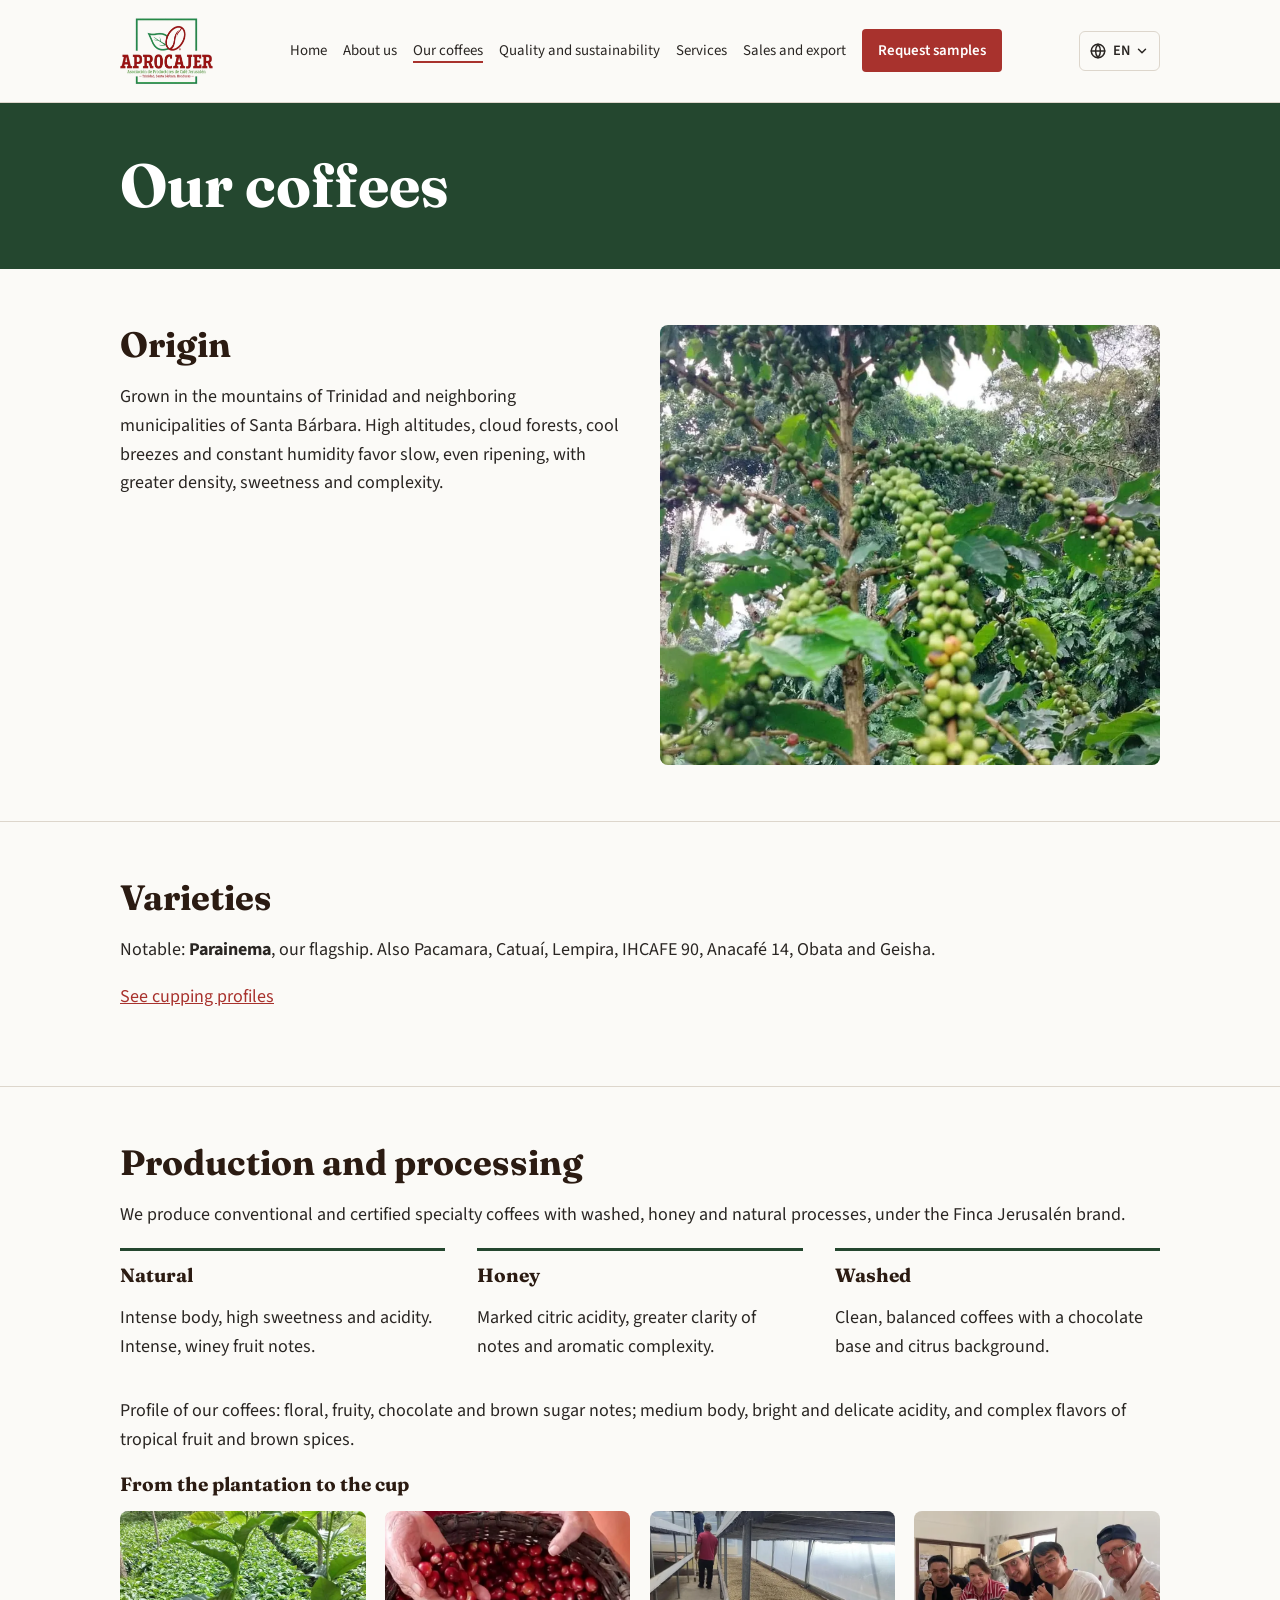
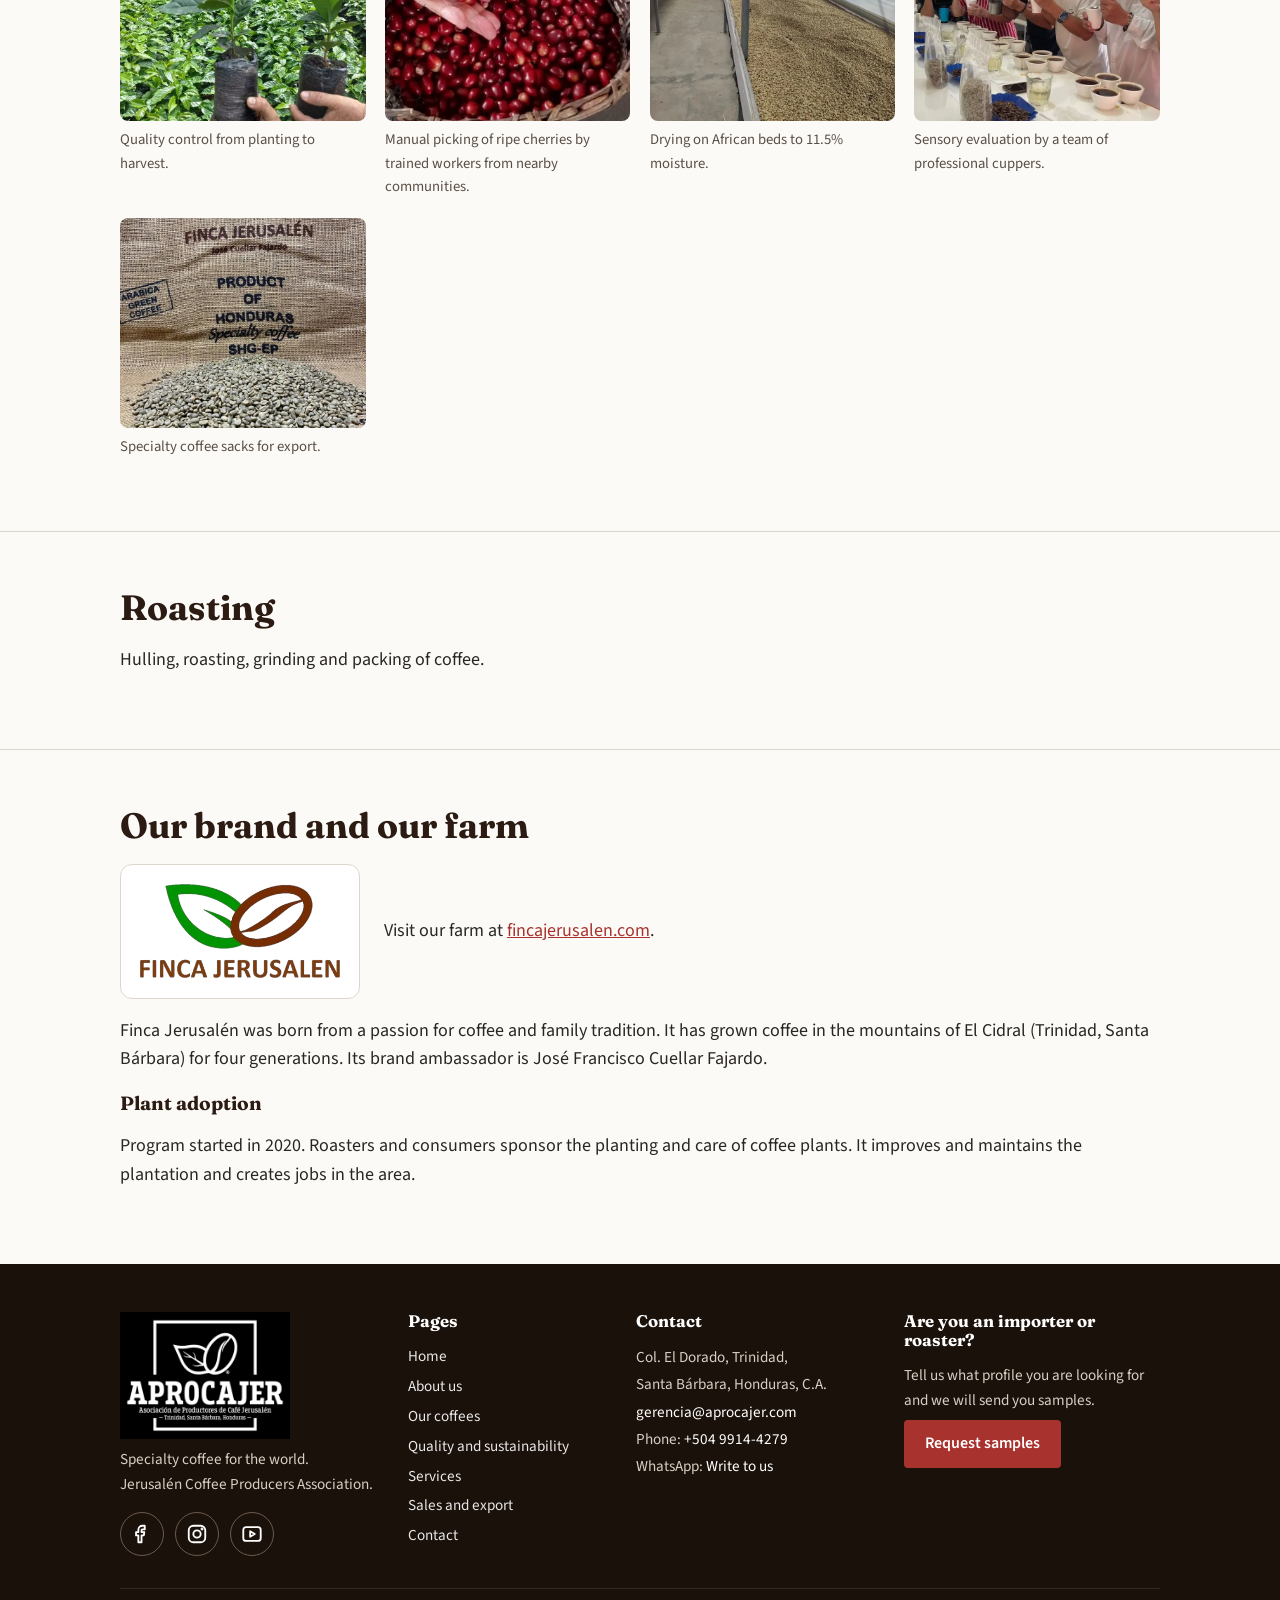
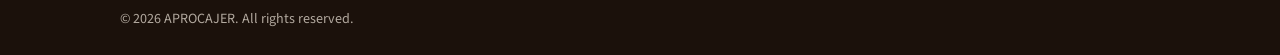
<file: nuestros-cafes.html>
<!DOCTYPE html><html lang="es"><head><meta charset="utf-8"><meta name="viewport" content="width=device-width,initial-scale=1">
<link rel="icon" href="favicon.ico" sizes="16x16 32x32 48x48"><link rel="icon" type="image/png" sizes="192x192" href="icon-192.png"><link rel="apple-touch-icon" href="apple-touch-icon.png"><link rel="manifest" href="site.webmanifest"><meta name="theme-color" content="#24472f">
<meta property="og:type" content="website"><meta property="og:site_name" content="APROCAJER"><meta property="og:title" content="Nuestros cafés | APROCAJER"><meta property="og:image" content="https://aprocajer.com/og-image.jpg">
<title>Nuestros cafés | APROCAJER</title><meta name="description" content="Variedades, origen, procesos y tostaduría de los cafés de APROCAJER.">
<link rel="preconnect" href="https://fonts.googleapis.com"><link rel="preconnect" href="https://fonts.gstatic.com" crossorigin>
<link href="https://fonts.googleapis.com/css2?family=Fraunces:wght@600;700&family=Source+Sans+3:wght@400;600&display=swap" rel="stylesheet">
<link rel="stylesheet" href="css/estilos.css"></head><body><header id="cabecera"></header><main><div class="pagina"><div class="wrap"><h1>Nuestros cafés</h1></div></div>
<section><div class="wrap dos"><div><h2>Origen</h2><p>Producidos en las montañas de Trinidad y municipios vecinos de Santa Bárbara. Altitudes elevadas, bosques nublados, brisas frescas y humedad constante favorecen una maduración lenta y uniforme, con mayor densidad, dulzor y complejidad.</p></div><img class="foto-img v" src="img/cafes/arbol-cafe.webp" alt="Cafeto con frutos verdes en la finca" width="800" height="1259" loading="lazy"></div></section>
<section><div class="wrap"><h2>Variedades</h2><p>Destaca <b>Parainema</b>, nuestro referente. También Pacamara, Catuaí, Lempira, IHCAFE 90, Anacafé 14, Obata y Geisha.</p><p><a href="fichas-de-cata.html">Ver fichas de cata</a></p></div></section>
<section><div class="wrap"><h2>Procesos de producción y beneficio</h2><p>Producimos cafés especiales convencionales y certificados con procesos lavados, melados y naturales, bajo la marca Finca Jerusalén.</p><div class="grid"><div><h3>Natural</h3><p>Cuerpo intenso, alta dulzura y acidez. Notas frutales intensas, avinadas.</p></div><div><h3>Honey</h3><p>Acidez cítrica marcada, mayor claridad de notas y complejidad aromática.</p></div><div><h3>Lavado</h3><p>Cafés limpios y balanceados, con base a chocolate y fondo cítrico.</p></div></div><p>Perfil de nuestros cafés: notas florales, frutales, a chocolate y azúcar morena; cuerpo medio, acidez brillante y delicada, y sabores complejos de frutas tropicales y especias marrones.</p><h3>Del cafetal a la taza</h3><div class="galeria"><figure><img src="img/cafes/plantacion.webp" alt="Plántulas de café en la plantación" width="700" height="877" loading="lazy"><figcaption>Control de calidad desde la siembra hasta la cosecha.</figcaption></figure><figure><img src="img/cafes/cosecha-manual.webp" alt="Manos sosteniendo cerezas de café maduras" width="700" height="875" loading="lazy"><figcaption>Corte manual de cerezas maduras por personal capacitado de las comunidades vecinas.</figcaption></figure><figure><img src="img/cafes/secado.webp" alt="Secado de café en camas africanas bajo cubierta" width="700" height="878" loading="lazy"><figcaption>Secado en camas africanas hasta 11.5 % de humedad.</figcaption></figure><figure><img src="img/cafes/catacion.webp" alt="Equipo de catadores en una sesión de cata" width="600" height="750" loading="lazy"><figcaption>Evaluación organoléptica por un equipo de catadores profesionales.</figcaption></figure><figure><img src="img/cafes/saco-exportacion.webp" alt="Saco de café Finca Jerusalén listo para exportar" width="700" height="875" loading="lazy"><figcaption>Sacos de café de especialidad para exportación.</figcaption></figure></div></div></section>
<section><div class="wrap"><h2>Tostaduría</h2><p>Trilla, tueste, molienda y envasado de café.</p></div></section>
<section><div class="wrap"><h2>Nuestra marca y nuestra finca</h2><div class="finca"><a class="logo-card" href="https://fincajerusalen.com"><img src="img/logo/finca.webp" alt="Logo de Finca Jerusalén" width="386" height="182" loading="lazy"></a><p>Conozca nuestra finca en <a href="https://fincajerusalen.com">fincajerusalen.com</a>.</p></div><p>Finca Jerusalén nace de la pasión por el café y la tradición familiar. Cultiva café en las montañas de El Cidral (Trinidad, Santa Bárbara) desde hace cuatro generaciones. Su embajador de marca es José Francisco Cuellar Fajardo.</p><h3>Adopción de plantas</h3><p>Programa iniciado en 2020. Tostadores y consumidores patrocinan la siembra y el manejo de plantas de café. Mejora y mantiene el cafetal y genera empleo en la zona.</p></div></section></main><footer id="pie"><div class="wrap">
<div class="pie-top">
<div class="pie-marca"><a class="marca" href="index.html" aria-label="APROCAJER, inicio"><img src="img/logo/logo-blanco.webp" alt="APROCAJER" width="170" height="128" loading="lazy"></a>
<p>Cafés especiales para el mundo.<br>Asociación de productores de café Jerusalén.</p>
<ul class="redes"><li><a class="r-fb" href="https://www.facebook.com/APROCAJER" aria-label="Facebook" target="_blank" rel="noopener"><svg viewBox="0 0 24 24" width="22" height="22" fill="none" stroke="currentColor" stroke-width="2" stroke-linecap="round" stroke-linejoin="round" aria-hidden="true"><path d="M15 3h-2.5A4.5 4.5 0 0 0 8 7.5V10H5.5v3.5H8V21h3.5v-7.5H14l.5-3.5h-3V7.8c0-.5.4-.8.9-.8H15z"/></svg></a></li><li><a class="r-ig" href="https://www.instagram.com/jerusalenfarmer" aria-label="Instagram" target="_blank" rel="noopener"><svg viewBox="0 0 24 24" width="22" height="22" fill="none" stroke="currentColor" stroke-width="2" stroke-linecap="round" stroke-linejoin="round" aria-hidden="true"><rect x="3" y="3" width="18" height="18" rx="5"/><circle cx="12" cy="12" r="4"/><circle cx="17.5" cy="6.5" r=".6"/></svg></a></li><li><a class="r-yt" href="https://youtube.com/@finca-jerusalen" aria-label="YouTube" target="_blank" rel="noopener"><svg viewBox="0 0 24 24" width="22" height="22" fill="none" stroke="currentColor" stroke-width="2" stroke-linecap="round" stroke-linejoin="round" aria-hidden="true"><path d="M2.5 7.5a3 3 0 0 1 3-3h13a3 3 0 0 1 3 3v9a3 3 0 0 1-3 3h-13a3 3 0 0 1-3-3z"/><path d="M10 9v6l5-3z"/></svg></a></li></ul></div>
<div class="pie-pag"><h3>Páginas</h3><ul class="enlaces"><li><a href="index.html">Inicio</a></li><li><a href="sobre-nosotros.html">Sobre nosotros</a></li><li><a href="nuestros-cafes.html">Nuestros cafés</a></li><li><a href="calidad-sostenibilidad.html">Calidad y sostenibilidad</a></li><li><a href="servicios.html">Servicios</a></li><li><a href="comercializacion.html">Comercialización</a></li><li><a href="contacto.html">Contacto</a></li></ul></div>
<div class="pie-con"><h3>Contacto</h3><address>Col. El Dorado, Trinidad,<br>Santa Bárbara, Honduras, C.A.<br><a href="mailto:gerencia@aprocajer.com">gerencia@aprocajer.com</a><br>Teléfono: <a href="tel:+50499144279">+504 9914-4279</a><br>WhatsApp: <a href="https://wa.me/50499144279" target="_blank" rel="noopener">Escríbanos</a></address></div>
<div class="pie-cta"><h3>¿Es importador o tostador?</h3><p>Cuéntenos qué perfil busca y le enviamos muestras.</p><a class="btn" href="contacto.html">Solicita muestras</a></div>
</div>
<p class="copy">© 2026 APROCAJER. Todos los derechos reservados.</p>
</div></footer><script src="js/main.js"></script><script src="js/i18n.js"></script></body></html>
</file>
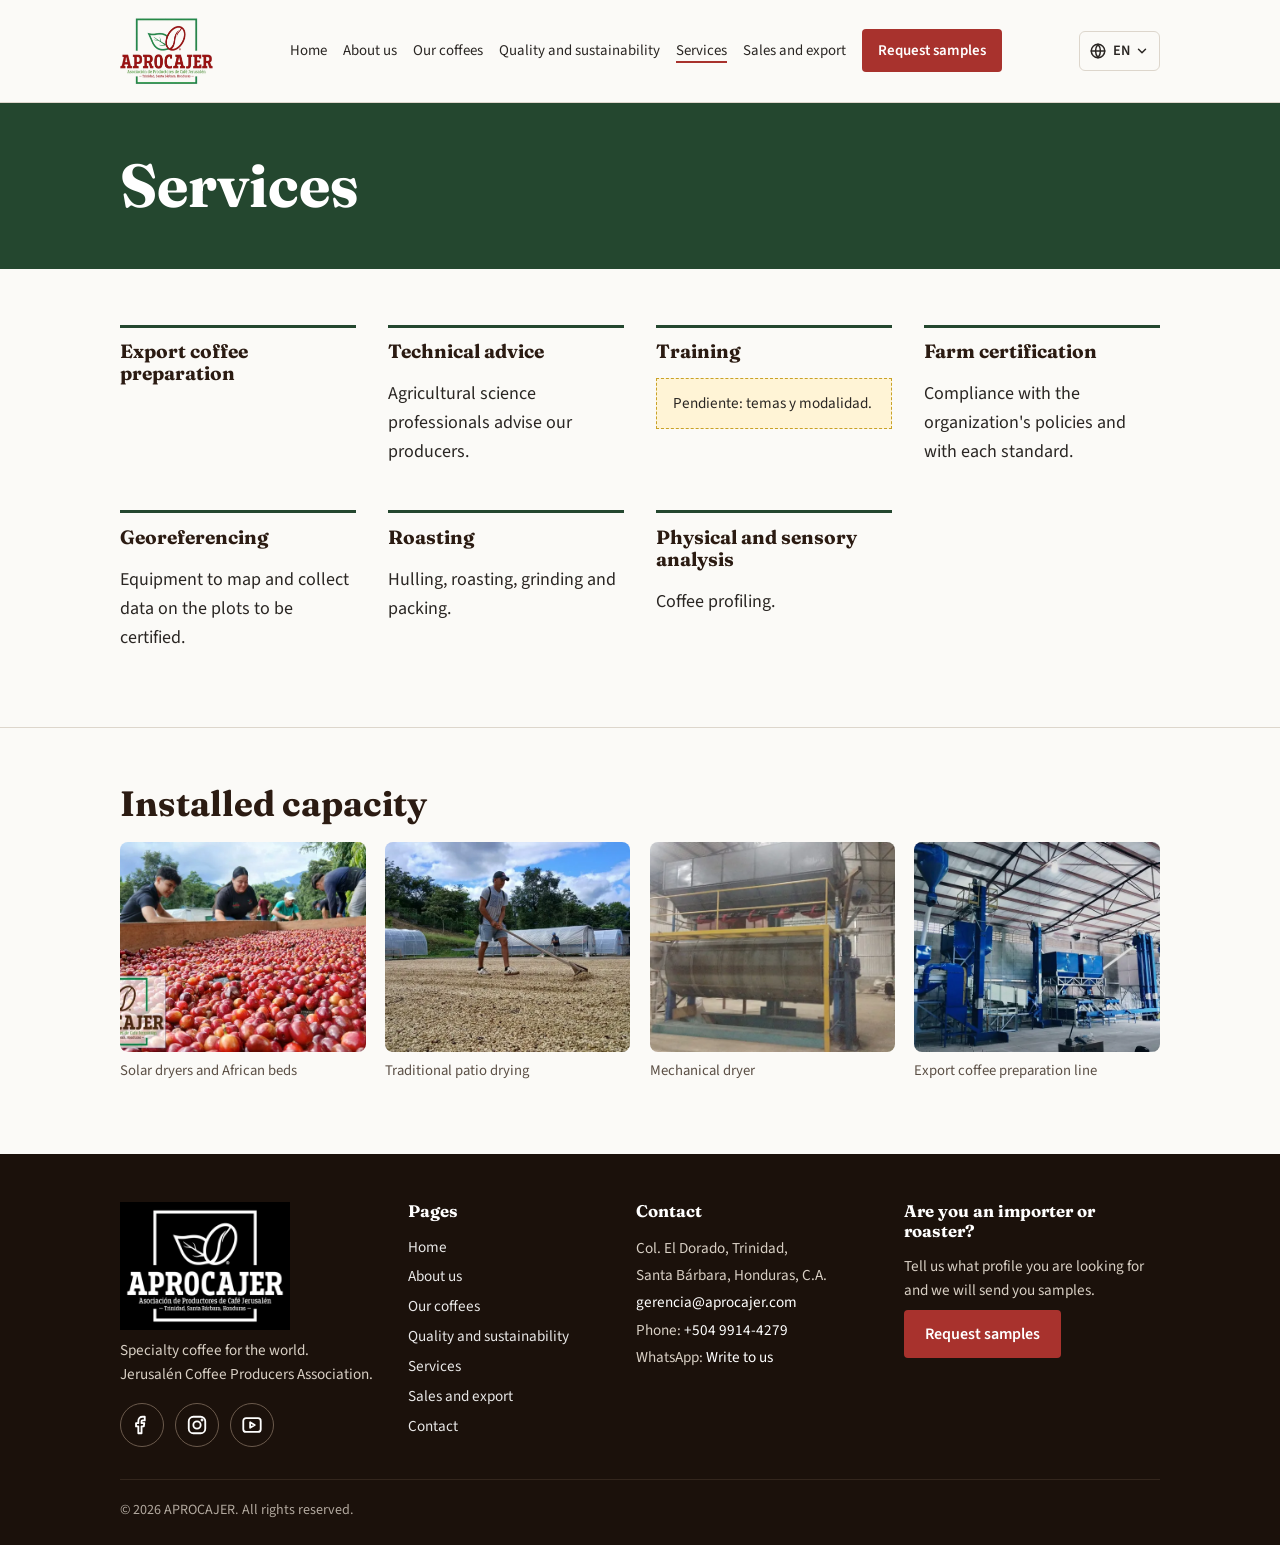
<file: servicios.html>
<!DOCTYPE html><html lang="es"><head><meta charset="utf-8"><meta name="viewport" content="width=device-width,initial-scale=1">
<link rel="icon" href="favicon.ico" sizes="16x16 32x32 48x48"><link rel="icon" type="image/png" sizes="192x192" href="icon-192.png"><link rel="apple-touch-icon" href="apple-touch-icon.png"><link rel="manifest" href="site.webmanifest"><meta name="theme-color" content="#24472f">
<meta property="og:type" content="website"><meta property="og:site_name" content="APROCAJER"><meta property="og:title" content="Servicios | APROCAJER"><meta property="og:image" content="https://aprocajer.com/og-image.jpg">
<title>Servicios | APROCAJER</title><meta name="description" content="Servicios de APROCAJER: exportación, asesoría técnica, certificación, georreferenciación y más.">
<link rel="preconnect" href="https://fonts.googleapis.com"><link rel="preconnect" href="https://fonts.gstatic.com" crossorigin>
<link href="https://fonts.googleapis.com/css2?family=Fraunces:wght@600;700&family=Source+Sans+3:wght@400;600&display=swap" rel="stylesheet">
<link rel="stylesheet" href="css/estilos.css"></head><body><header id="cabecera"></header><main><div class="pagina"><div class="wrap"><h1>Servicios</h1></div></div>
<section><div class="wrap grid"><div><h3>Preparación de café de exportación</h3></div><div><h3>Asesoría técnica</h3><p>Profesionales de las ciencias agrícolas asesoran a los productores.</p></div><div><h3>Capacitación</h3><p class="pendiente">Pendiente: temas y modalidad.</p></div><div><h3>Certificación de fincas</h3><p>Cumplimiento de las políticas de la organización y de cada estándar.</p></div><div><h3>Georreferenciación</h3><p>Equipo para mapear y levantar datos de las parcelas a certificar.</p></div><div><h3>Tostaduría</h3><p>Trilla, tueste, molienda y envasado.</p></div><div><h3>Análisis físico-sensorial</h3><p>Perfilación de cafés.</p></div></div></section><section><div class="wrap"><h2>Capacidades instaladas</h2><div class="galeria"><figure><img src="img/servicios/secado-solar.webp" alt="Secado de café en camas africanas bajo sol" width="900" height="506" loading="lazy"><figcaption>Secadoras solares y camas africanas</figcaption></figure><figure><img src="img/servicios/secado-patio.webp" alt="Secado tradicional de café en patio" width="900" height="506" loading="lazy"><figcaption>Secado tradicional en patio</figcaption></figure><figure><img src="img/servicios/secadora-mecanica.webp" alt="Secadora mecánica de café" width="900" height="506" loading="lazy"><figcaption>Secadora mecánica</figcaption></figure><figure><img src="img/servicios/tren-preparacion.webp" alt="Tren de preparación de cafés de exportación" width="900" height="506" loading="lazy"><figcaption>Tren de preparación de cafés de exportación</figcaption></figure></div></div></section></main><footer id="pie"><div class="wrap">
<div class="pie-top">
<div class="pie-marca"><a class="marca" href="index.html" aria-label="APROCAJER, inicio"><img src="img/logo/logo-blanco.webp" alt="APROCAJER" width="170" height="128" loading="lazy"></a>
<p>Cafés especiales para el mundo.<br>Asociación de productores de café Jerusalén.</p>
<ul class="redes"><li><a class="r-fb" href="https://www.facebook.com/APROCAJER" aria-label="Facebook" target="_blank" rel="noopener"><svg viewBox="0 0 24 24" width="22" height="22" fill="none" stroke="currentColor" stroke-width="2" stroke-linecap="round" stroke-linejoin="round" aria-hidden="true"><path d="M15 3h-2.5A4.5 4.5 0 0 0 8 7.5V10H5.5v3.5H8V21h3.5v-7.5H14l.5-3.5h-3V7.8c0-.5.4-.8.9-.8H15z"/></svg></a></li><li><a class="r-ig" href="https://www.instagram.com/jerusalenfarmer" aria-label="Instagram" target="_blank" rel="noopener"><svg viewBox="0 0 24 24" width="22" height="22" fill="none" stroke="currentColor" stroke-width="2" stroke-linecap="round" stroke-linejoin="round" aria-hidden="true"><rect x="3" y="3" width="18" height="18" rx="5"/><circle cx="12" cy="12" r="4"/><circle cx="17.5" cy="6.5" r=".6"/></svg></a></li><li><a class="r-yt" href="https://youtube.com/@finca-jerusalen" aria-label="YouTube" target="_blank" rel="noopener"><svg viewBox="0 0 24 24" width="22" height="22" fill="none" stroke="currentColor" stroke-width="2" stroke-linecap="round" stroke-linejoin="round" aria-hidden="true"><path d="M2.5 7.5a3 3 0 0 1 3-3h13a3 3 0 0 1 3 3v9a3 3 0 0 1-3 3h-13a3 3 0 0 1-3-3z"/><path d="M10 9v6l5-3z"/></svg></a></li></ul></div>
<div class="pie-pag"><h3>Páginas</h3><ul class="enlaces"><li><a href="index.html">Inicio</a></li><li><a href="sobre-nosotros.html">Sobre nosotros</a></li><li><a href="nuestros-cafes.html">Nuestros cafés</a></li><li><a href="calidad-sostenibilidad.html">Calidad y sostenibilidad</a></li><li><a href="servicios.html">Servicios</a></li><li><a href="comercializacion.html">Comercialización</a></li><li><a href="contacto.html">Contacto</a></li></ul></div>
<div class="pie-con"><h3>Contacto</h3><address>Col. El Dorado, Trinidad,<br>Santa Bárbara, Honduras, C.A.<br><a href="mailto:gerencia@aprocajer.com">gerencia@aprocajer.com</a><br>Teléfono: <a href="tel:+50499144279">+504 9914-4279</a><br>WhatsApp: <a href="https://wa.me/50499144279" target="_blank" rel="noopener">Escríbanos</a></address></div>
<div class="pie-cta"><h3>¿Es importador o tostador?</h3><p>Cuéntenos qué perfil busca y le enviamos muestras.</p><a class="btn" href="contacto.html">Solicita muestras</a></div>
</div>
<p class="copy">© 2026 APROCAJER. Todos los derechos reservados.</p>
</div></footer><script src="js/main.js"></script><script src="js/i18n.js"></script></body></html>
</file>
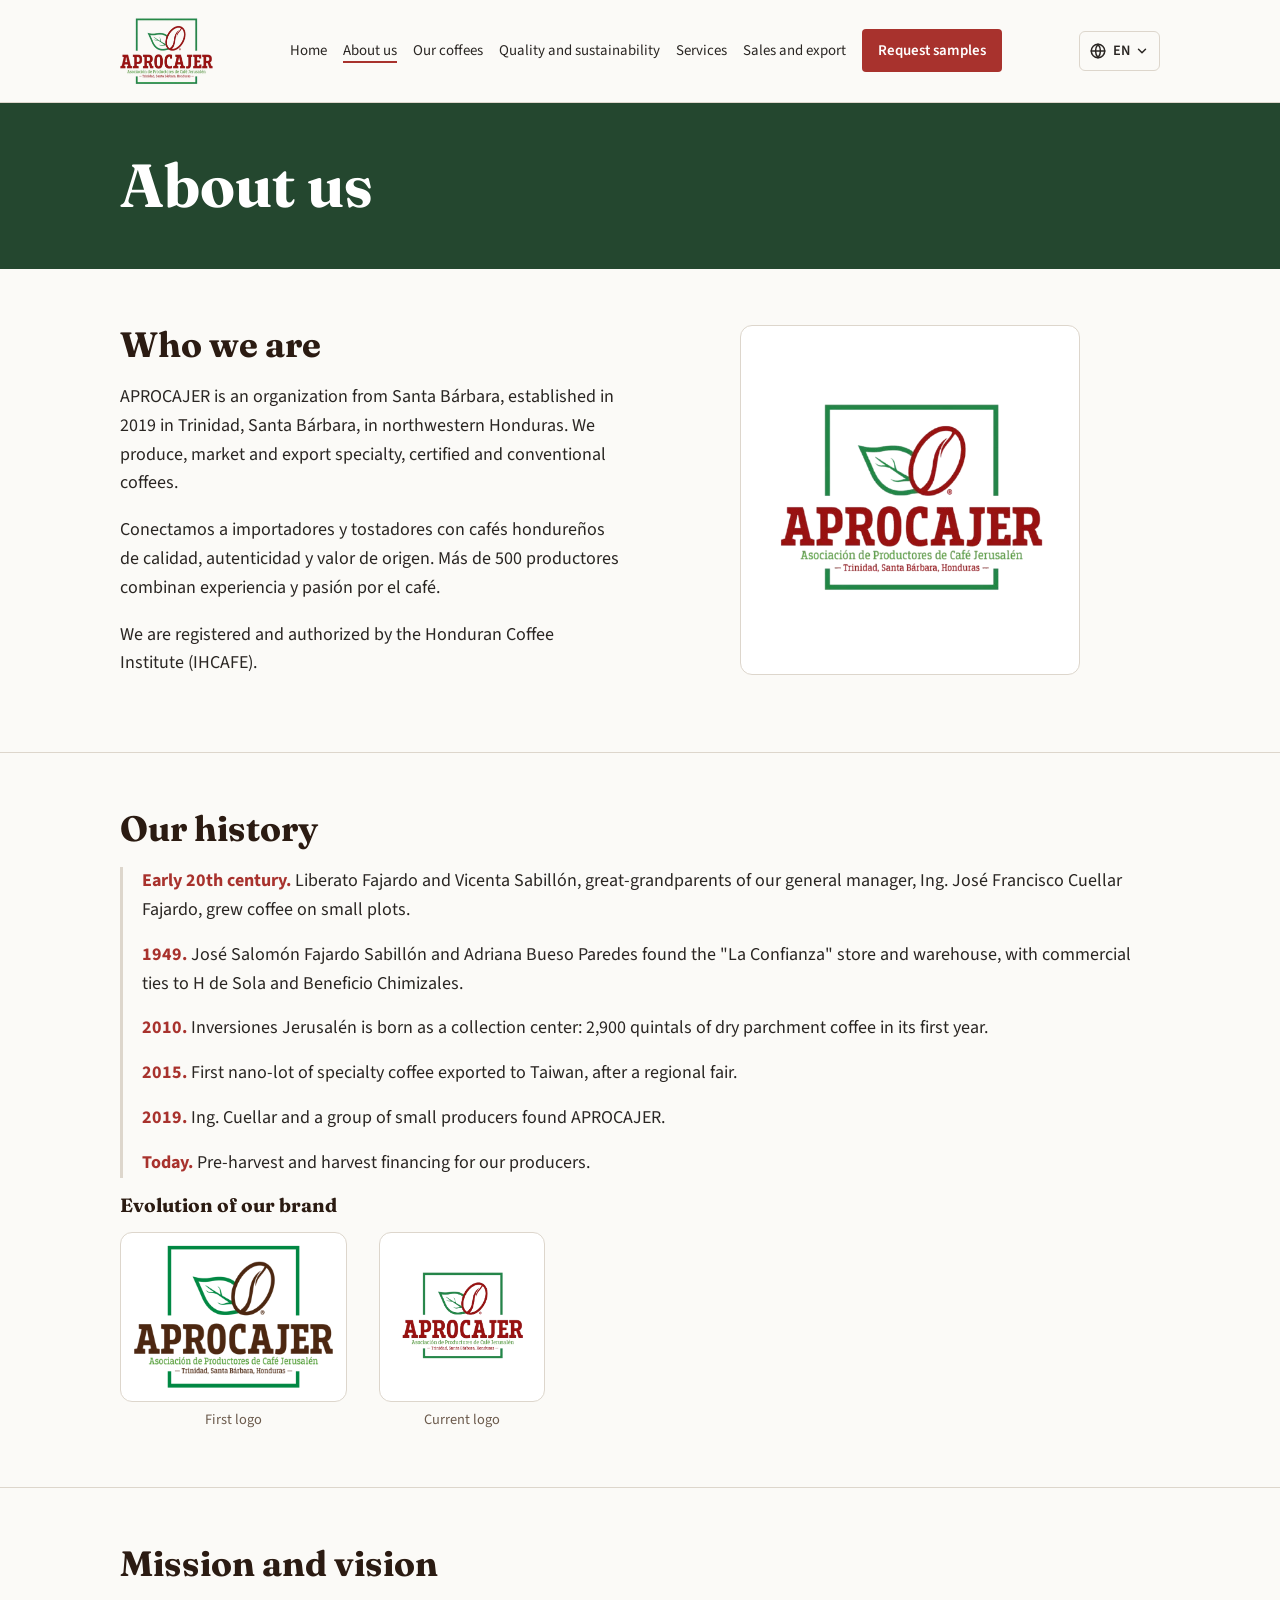
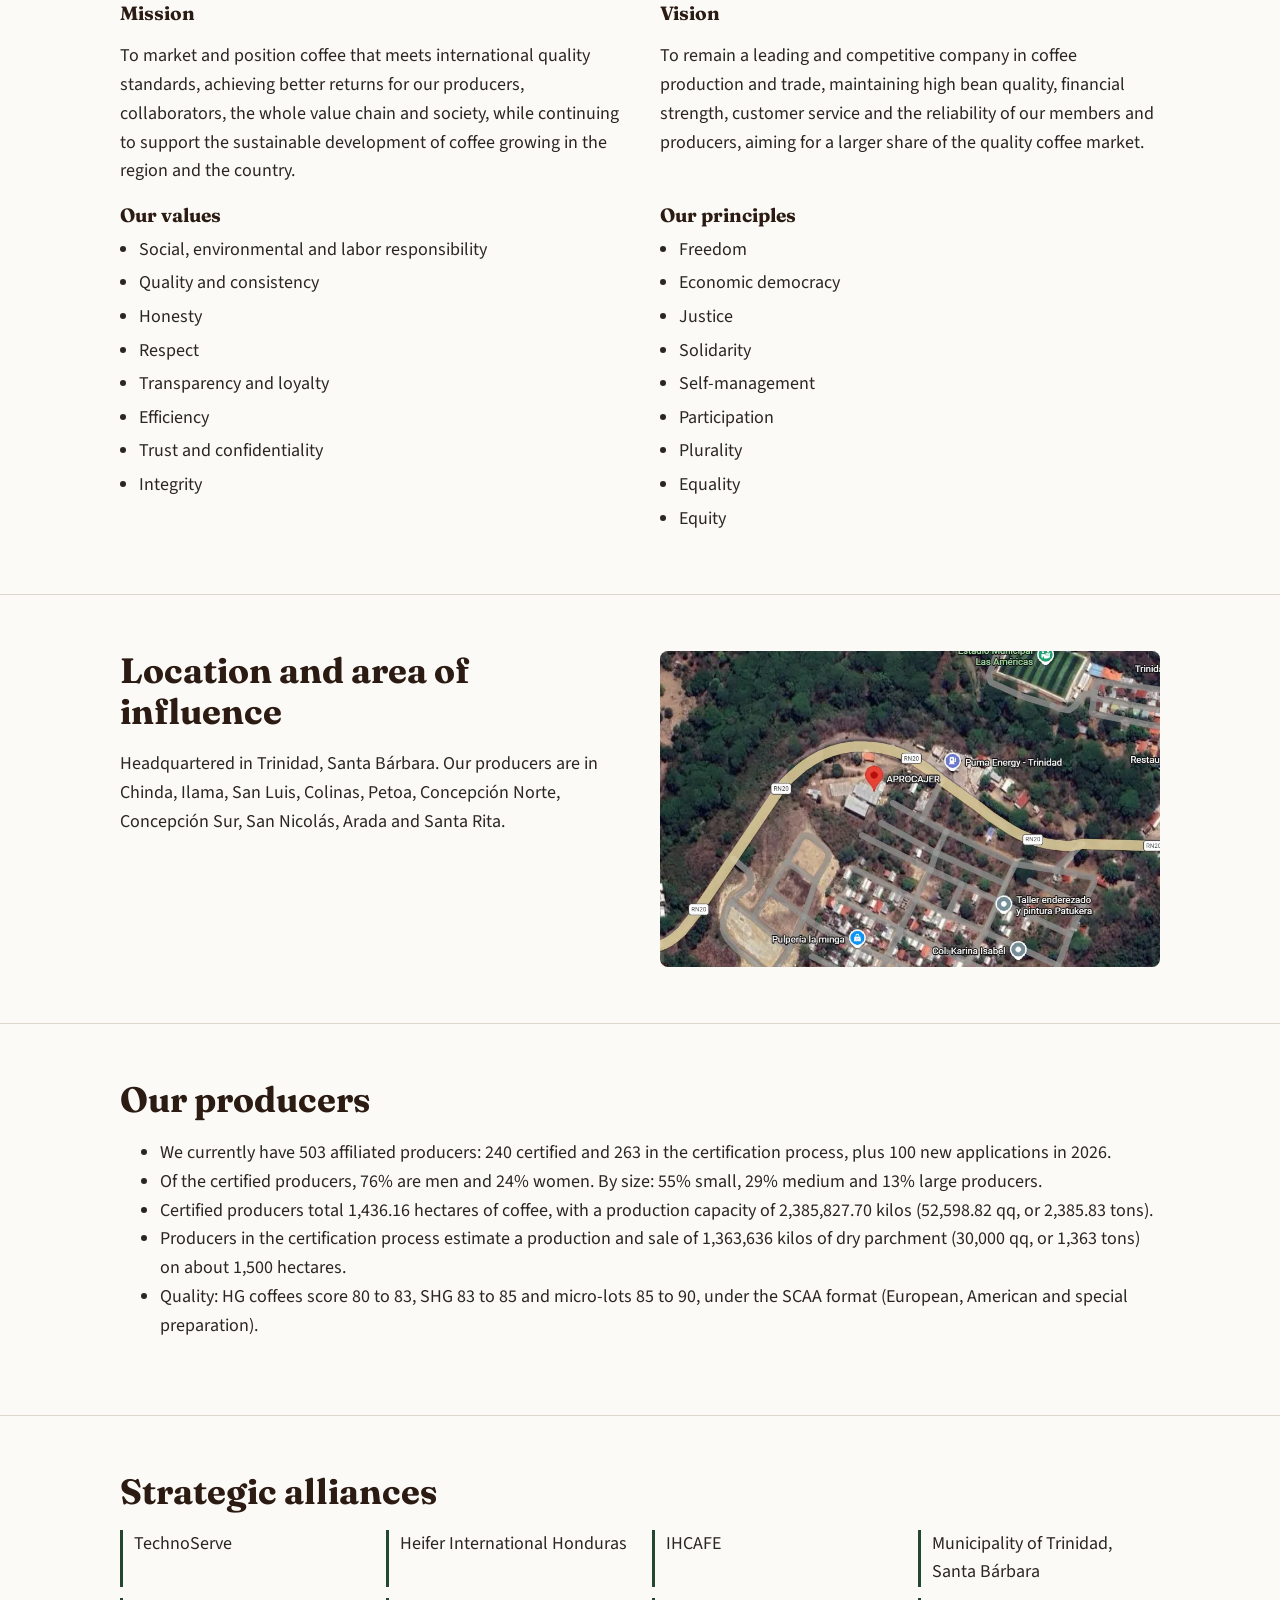
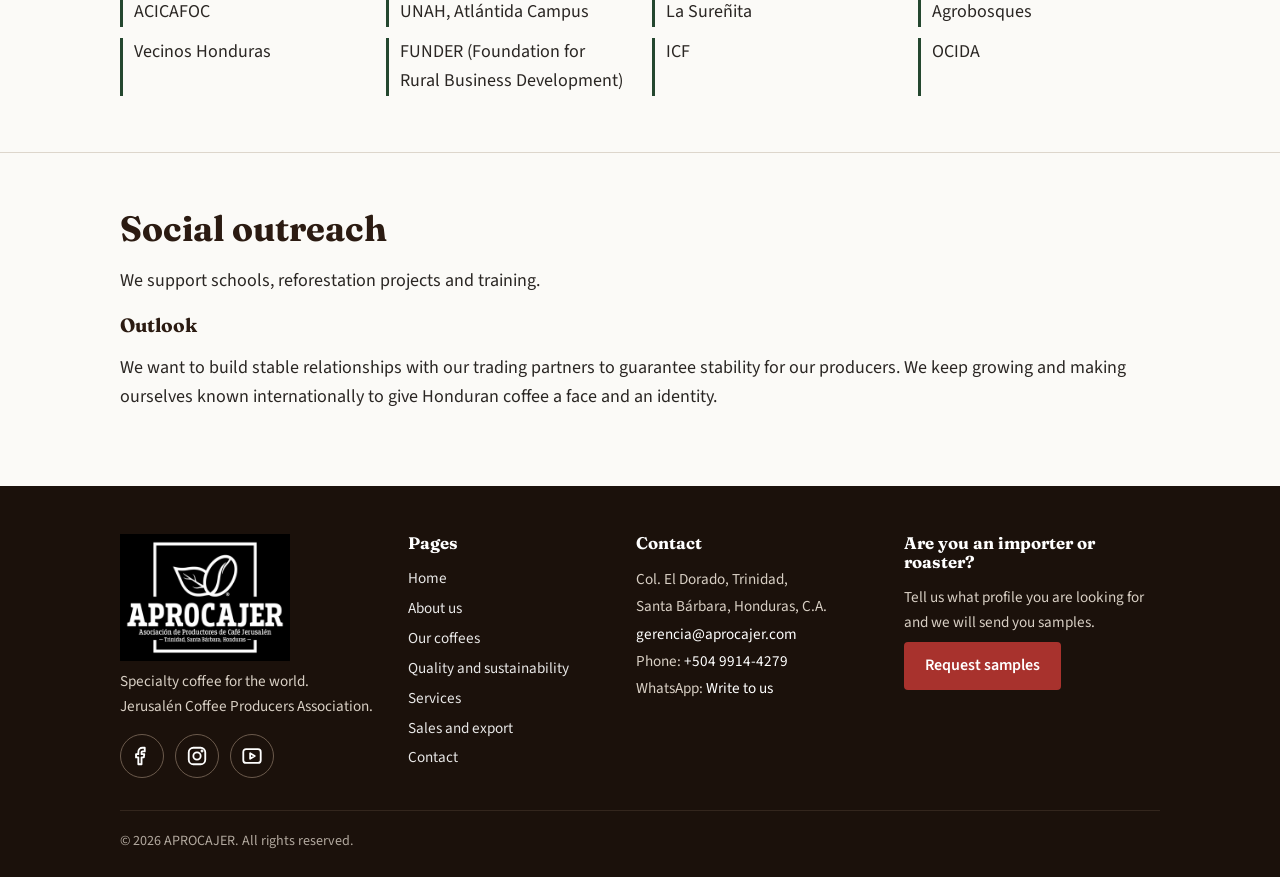
<file: sobre-nosotros.html>
<!DOCTYPE html>
<html lang="es">
    <head>
        <meta charset="utf-8">
        <meta name="viewport" content="width=device-width,initial-scale=1">
<link rel="icon" href="favicon.ico" sizes="16x16 32x32 48x48"><link rel="icon" type="image/png" sizes="192x192" href="icon-192.png"><link rel="apple-touch-icon" href="apple-touch-icon.png"><link rel="manifest" href="site.webmanifest"><meta name="theme-color" content="#24472f">
<meta property="og:type" content="website"><meta property="og:site_name" content="APROCAJER"><meta property="og:title" content="Sobre nosotros | APROCAJER"><meta property="og:image" content="https://aprocajer.com/og-image.jpg">
<title>Sobre nosotros | APROCAJER</title><meta name="description" content="Historia, misión, productores y proyección social de APROCAJER.">
<link rel="preconnect" href="https://fonts.googleapis.com"><link rel="preconnect" href="https://fonts.gstatic.com" crossorigin>
<link href="https://fonts.googleapis.com/css2?family=Fraunces:wght@600;700&family=Source+Sans+3:wght@400;600&display=swap" rel="stylesheet">
<link rel="stylesheet" href="css/estilos.css">
    </head>
    <body>
        <header id="cabecera"></header>
        <main><div class="pagina">
            <div class="wrap"><h1>Sobre nosotros</h1></div></div>
<section><div class="wrap dos"><div><h2>Quiénes somos</h2><p>APROCAJER es una organización santabarbarense, constituida en 2019 en Trinidad, Santa Bárbara, al noroccidente de Honduras. Producimos, comercializamos y exportamos cafés de especialidad certificados y convencionales.</p><p>Conectamos a importadores y tostadores con cafés hondureños de calidad, autenticidad y valor de origen. Más de 500 productores combinan experiencia y pasión por el café.</p><p>Estamos registrados y autorizados por el Instituto Hondureño del Café (IHCAFE).</p></div><div class="logo-card"><img src="img/logo/logo.webp" alt="Logo de APROCAJER" width="473" height="489"></div></div></section>
<section><div class="wrap"><h2>Nuestra historia</h2><ul class="linea"><li><b>Inicios del siglo XX.</b> Liberato Fajardo y Vicenta Sabillón, bisabuelos de nuestro gerente general, el Ing. José Francisco Cuellar Fajardo, producen café en pequeñas parcelas.</li><li><b>1949.</b> José Salomón Fajardo Sabillón y Adriana Bueso Paredes fundan "Tienda y bodega La Confianza", con relaciones comerciales con H de Sola y Beneficio Chimizales.</li><li><b>2010.</b> Nace Inversiones Jerusalén como centro de acopio: 2,900 quintales de café pergamino seco en su primer año.</li><li><b>2015.</b> Primer nano lote de café especial exportado a Taiwán, tras una feria regional.</li><li><b>2019.</b> El Ing. Cuellar y un grupo de pequeños productores fundan APROCAJER.</li><li><b>Hoy.</b> Financiamiento pre-cosecha y en cosecha para nuestros productores.</li></ul>
<h3>Evolución de nuestra marca</h3><div class="marcas"><figure><img src="img/logo/logo-primero.webp" alt="Primer logo de APROCAJER" width="600" height="428" loading="lazy"><figcaption>Primer logo</figcaption></figure><figure><img src="img/logo/logo.webp" alt="Logo actual de APROCAJER" width="473" height="489" loading="lazy"><figcaption>Logo actual</figcaption></figure></div></div></section>
<section><div class="wrap"><h2>Misión y visión</h2><div class="dos"><div><h3>Misión</h3><p>Comercializar y posicionar café que cumpla con los estándares de calidad del mercado internacional, obteniendo mejor rentabilidad para nuestros productores, colaboradores y toda la cadena y sociedad en general, además de continuar apoyando el desarrollo sostenible de la caficultura en la región y el país.</p></div><div><h3>Visión</h3><p>Continuar posicionados como una empresa líder y competitiva en la producción y comercialización de café, manteniendo un perfil de alta calidad del grano, solidez financiera, atención al cliente y la confiabilidad de nuestros asociados y productores, orientándonos a una mayor participación en el mercado de cafés de calidad.</p></div></div><div class="dos valores"><div><h3>Nuestros valores</h3><ul><li>Responsabilidad social, ambiental y laboral</li><li>Calidad y consistencia</li><li>Honradez</li><li>Respeto</li><li>Transparencia y fidelidad</li><li>Eficiencia</li><li>Confianza y confidencialidad</li><li>Integridad</li></ul></div><div><h3>Nuestros principios</h3><ul><li>Libertad</li><li>Democracia económica</li><li>Justicia</li><li>Solidaridad</li><li>Autogestión</li><li>Participación</li><li>Pluralidad</li><li>Igualdad</li><li>Equidad</li></ul></div></div></div></section>
<section><div class="wrap dos"><div><h2>Ubicación y área de influencia</h2><p>Sede en Trinidad, Santa Bárbara. Nuestros productores están en Chinda, Ilama, San Luis, Colinas, Petoa, Concepción Norte, Concepción Sur, San Nicolás, Arada y Santa Rita.</p></div><img class="foto-img" src="img/ubicacion.webp" alt="Vista aérea de Trinidad, Santa Bárbara" width="898" height="568" loading="lazy"></div></section>
<section><div class="wrap"><h2>Nuestros productores</h2><ul class="lista"><li>Actualmente contamos con 503 productores afiliados: 240 certificados y 263 en proceso de certificación, además de 100 solicitudes nuevas en 2026.</li><li>De los productores certificados, el 76 % son hombres y el 24 % mujeres. Por tamaño: 55 % pequeños, 29 % medianos y 13 % grandes productores.</li><li>Los productores certificados suman 1,436.16 hectáreas de café, con una capacidad de producción de 2,385,827.70 kilos (52,598.82 qq, o 2,385.83 toneladas).</li><li>Los productores en proceso de certificación estiman una producción y comercialización de 1,363,636 kilos de pergamino seco (30,000 qq, o 1,363 toneladas) en unas 1,500 hectáreas.</li><li>Calidad: cafés HG con 80 a 83 puntos, SHG con 83 a 85 y microlotes con 85 a 90, según el formato de la SCAA (preparación europea, americana y especial).</li></ul></div></section>
<section><div class="wrap"><h2>Alianzas estratégicas</h2><ul class="alianzas"><li>TechnoServe</li><li>Heifer International Honduras</li><li>IHCAFE</li><li>Alcaldía Municipal de Trinidad, Santa Bárbara</li><li>ACICAFOC</li><li>UNAH, Campus Atlántida</li><li>La Sureñita</li><li>Agrobosques</li><li>Vecinos Honduras</li><li>FUNDER (Fundación para el Desarrollo Empresarial Rural)</li><li>ICF</li><li>OCIDA</li></ul></div></section>
<section><div class="wrap"><h2>Proyección social</h2><p>Apoyamos centros educativos, proyectos de reforestación y capacitación.</p><h3>Proyección</h3><p>Nuestro interés es establecer relaciones estables con nuestros aliados comerciales, a fin de garantizar estabilidad a nuestros productores. Continuamos creciendo y dándonos a conocer en el plano internacional para darle rostro e identidad al café de Honduras.</p></div></section></main><footer id="pie"><div class="wrap">
<div class="pie-top">
<div class="pie-marca"><a class="marca" href="index.html" aria-label="APROCAJER, inicio"><img src="img/logo/logo-blanco.webp" alt="APROCAJER" width="170" height="128" loading="lazy"></a>
<p>Cafés especiales para el mundo.<br>Asociación de productores de café Jerusalén.</p>
<ul class="redes"><li><a class="r-fb" href="https://www.facebook.com/APROCAJER" aria-label="Facebook" target="_blank" rel="noopener"><svg viewBox="0 0 24 24" width="22" height="22" fill="none" stroke="currentColor" stroke-width="2" stroke-linecap="round" stroke-linejoin="round" aria-hidden="true"><path d="M15 3h-2.5A4.5 4.5 0 0 0 8 7.5V10H5.5v3.5H8V21h3.5v-7.5H14l.5-3.5h-3V7.8c0-.5.4-.8.9-.8H15z"/></svg></a></li><li><a class="r-ig" href="https://www.instagram.com/jerusalenfarmer" aria-label="Instagram" target="_blank" rel="noopener"><svg viewBox="0 0 24 24" width="22" height="22" fill="none" stroke="currentColor" stroke-width="2" stroke-linecap="round" stroke-linejoin="round" aria-hidden="true"><rect x="3" y="3" width="18" height="18" rx="5"/><circle cx="12" cy="12" r="4"/><circle cx="17.5" cy="6.5" r=".6"/></svg></a></li><li><a class="r-yt" href="https://youtube.com/@finca-jerusalen" aria-label="YouTube" target="_blank" rel="noopener"><svg viewBox="0 0 24 24" width="22" height="22" fill="none" stroke="currentColor" stroke-width="2" stroke-linecap="round" stroke-linejoin="round" aria-hidden="true"><path d="M2.5 7.5a3 3 0 0 1 3-3h13a3 3 0 0 1 3 3v9a3 3 0 0 1-3 3h-13a3 3 0 0 1-3-3z"/><path d="M10 9v6l5-3z"/></svg></a></li></ul></div>
<div class="pie-pag"><h3>Páginas</h3><ul class="enlaces"><li><a href="index.html">Inicio</a></li><li><a href="sobre-nosotros.html">Sobre nosotros</a></li><li><a href="nuestros-cafes.html">Nuestros cafés</a></li><li><a href="calidad-sostenibilidad.html">Calidad y sostenibilidad</a></li><li><a href="servicios.html">Servicios</a></li><li><a href="comercializacion.html">Comercialización</a></li><li><a href="contacto.html">Contacto</a></li></ul></div>
<div class="pie-con"><h3>Contacto</h3><address>Col. El Dorado, Trinidad,<br>Santa Bárbara, Honduras, C.A.<br><a href="mailto:gerencia@aprocajer.com">gerencia@aprocajer.com</a><br>Teléfono: <a href="tel:+50499144279">+504 9914-4279</a><br>WhatsApp: <a href="https://wa.me/50499144279" target="_blank" rel="noopener">Escríbanos</a></address></div>
<div class="pie-cta"><h3>¿Es importador o tostador?</h3><p>Cuéntenos qué perfil busca y le enviamos muestras.</p><a class="btn" href="contacto.html">Solicita muestras</a></div>
</div>
<p class="copy">© 2026 APROCAJER. Todos los derechos reservados.</p>
</div></footer><script src="js/main.js"></script><script src="js/i18n.js"></script></body></html>
</file>
<file: css/estilos.css>
:root{--cafe:#2b1b12;--verde:#24472f;--cereza:#a8322d;--papel:#fbfaf7;--linea:#ddd6cc;--texto:#2a2623}
*{box-sizing:border-box}html{scroll-behavior:smooth}
body{margin:0;font:18px/1.6 "Source Sans 3",system-ui,sans-serif;color:var(--texto);background:var(--papel)}
h1,h2,h3{font-family:"Fraunces",Georgia,serif;line-height:1.15;color:var(--cafe);margin:0 0 .5em}
h1{font-size:clamp(2.2rem,5vw,3.8rem)}h2{font-size:clamp(1.6rem,3vw,2.2rem)}h3{font-size:1.2rem}
a{color:var(--cereza)}img{max-width:100%}
:focus-visible{outline:3px solid var(--cereza);outline-offset:2px}
.wrap{max-width:1080px;margin:0 auto;padding:0 1.25rem}
header{background:var(--papel);border-bottom:1px solid var(--linea);position:sticky;top:0;z-index:5}
.bar{display:flex;align-items:center;justify-content:space-between;min-height:68px}
.marca{font:700 1.3rem "Fraunces",Georgia,serif;color:var(--cafe);text-decoration:none}
nav ul{display:flex;gap:1.1rem;list-style:none;margin:0;padding:0;align-items:center}
nav a{color:var(--texto);text-decoration:none;font-size:.98rem}
nav a[aria-current]{border-bottom:2px solid var(--cereza)}
.btn{display:inline-block;background:var(--cereza);color:#fff!important;padding:.7rem 1.3rem;border-radius:4px;text-decoration:none;font-weight:600;border:0;font-size:1rem;cursor:pointer}
.btn.claro{background:transparent;border:2px solid #fff}
#menu{display:none;background:none;border:1px solid var(--linea);padding:.4rem .7rem;font-size:1rem}
.hero{background:var(--verde);color:#fff;padding:5rem 0 4.5rem}
.hero h1{color:#fff;max-width:14em}.hero p{max-width:34em;font-size:1.2rem;opacity:.92}
.hero .btn+.btn{margin-left:.6rem}
.pagina{background:var(--verde);color:#fff;padding:3rem 0}.pagina h1{color:#fff;margin:0}
section{padding:3.5rem 0}section+section{border-top:1px solid var(--linea)}
.cifras{display:grid;grid-template-columns:repeat(auto-fit,minmax(150px,1fr));gap:1.5rem}
.cifras b{display:block;font:700 2.4rem "Fraunces",Georgia,serif;color:var(--cereza)}
.grid{display:grid;grid-template-columns:repeat(auto-fit,minmax(230px,1fr));gap:1.6rem 2rem}
.grid>div{border-top:3px solid var(--verde);padding-top:.8rem}
.foto{background:#e7e1d8;border:1px dashed #b9afa1;min-height:220px;display:grid;place-items:center;color:#7a6f62;font-size:.95rem;text-align:center;padding:1rem}
.linea{border-left:3px solid var(--linea);padding-left:1.2rem;margin:0}
.linea li{list-style:none;margin:0 0 1rem}.linea b{color:var(--cereza)}
.dos{display:grid;grid-template-columns:1fr 1fr;gap:2.5rem;align-items:start}
.pendiente{background:#fff4d6;border:1px dashed #c9a227;padding:.8rem 1rem;font-size:.95rem}
form{display:grid;gap:.9rem;max-width:560px}
input,textarea{font:inherit;padding:.7rem;border:1px solid #b9afa1;border-radius:4px;width:100%}
label{font-weight:600;display:grid;gap:.3rem}
@media(max-width:1000px){
#menu{display:block}nav{display:none;position:absolute;left:0;right:0;top:68px;background:var(--papel);border-bottom:1px solid var(--linea);padding:1rem 1.25rem}
nav.abierto{display:block}nav ul{flex-direction:column;align-items:flex-start}
header .marca img.logo-full{display:none}.marca-mov{display:flex}.bar,header.compacto .bar{min-height:68px}}
@media(max-width:760px){.dos{grid-template-columns:1fr}.hero .btn+.btn{margin:.6rem 0 0}}
.rev{opacity:0;transform:translateY(16px);transition:opacity .6s,transform .6s}.rev.ver{opacity:1;transform:none}
@media(prefers-reduced-motion:reduce){.rev{opacity:1;transform:none;transition:none}html{scroll-behavior:auto}}
.inline{display:flex;gap:1rem;align-items:end;flex-wrap:wrap;max-width:none}.inline label{flex:1;min-width:220px}
dl{display:grid;grid-template-columns:max-content 1fr;gap:.4rem 1.5rem;margin-top:1.5rem}
dt{font-weight:600;color:var(--verde)}dd{margin:0}
footer{background:#1b110b;color:#d8cfc4;padding:3rem 0 1.5rem;font-size:.95rem}
footer h3{color:#fff;font-size:1.05rem;margin-bottom:.8rem}footer a{color:#fff}footer .marca{color:#fff;font-size:1.5rem}
footer ul{list-style:none;margin:0;padding:0}footer address{font-style:normal;line-height:1.8}footer p{margin:.5rem 0}
.pie-top{display:grid;grid-template-columns:1.3fr 1fr 1.2fr 1.3fr;grid-template-areas:"marca pag con cta";gap:2rem}
.pie-marca{grid-area:marca}.pie-pag{grid-area:pag}.pie-con{grid-area:con}.pie-cta{grid-area:cta}
.enlaces li{margin-bottom:.35rem}.enlaces a{text-decoration:none;opacity:.9}.enlaces a:hover{text-decoration:underline}
.redes{display:flex;gap:.7rem;margin-top:1rem}
.redes a{display:grid;place-items:center;width:44px;height:44px;border:1px solid #6b5a4c;border-radius:50%;transition:background .2s,border-color .2s}
.redes a:hover,.redes a:focus-visible{color:#fff}
.redes .r-fb:hover,.redes .r-fb:focus-visible{background:#1877f2;border-color:#1877f2}
.redes .r-ig:hover,.redes .r-ig:focus-visible{background:#833ab4;border-color:#833ab4}
.redes .r-yt:hover,.redes .r-yt:focus-visible{background:#f00;border-color:#f00}
.copy{border-top:1px solid #3a2c22;margin:2rem 0 0;padding-top:1.2rem;font-size:.88rem;opacity:.8}
@media(max-width:900px){
footer{padding:2rem 0 1rem}
.pie-top{grid-template-columns:1fr 1fr;grid-template-areas:"marca marca" "pag cta" "con con";gap:1.2rem}
.pie-marca,.pie-con,.copy{text-align:center}.redes{justify-content:center}
.pie-cta{border-left:1px solid #3a2c22;padding-left:1rem}
.pie-cta .btn{display:block;text-align:center;padding:.6rem .5rem;font-size:.92rem}
.pie-con{border-top:1px solid #3a2c22;padding-top:1rem}
footer address{line-height:1.6}.copy{margin-top:1.2rem;padding-top:.9rem}}
@media(max-width:560px){footer{font-size:.92rem}footer p{margin:.35rem 0}footer h3{margin-bottom:.4rem}
.redes a{width:40px;height:40px}.enlaces li{margin:0}.enlaces a{display:block;padding:.35rem 0}}

header .marca{display:flex;align-items:center;gap:.55rem}header .marca img{display:block}

.hero-in{display:grid;grid-template-columns:1.5fr .8fr;gap:2.5rem;align-items:center}
.hero-logo{background:#fff;border-radius:12px;padding:1.2rem}.hero-logo img{display:block;width:100%;height:auto}
.logo-contacto{display:block;width:170px;height:auto;margin-bottom:1rem}
@media(max-width:760px){.hero-in{grid-template-columns:1fr}.hero-logo{display:none}}

.logo-card{background:#fff;border:1px solid var(--linea);border-radius:12px;padding:1.2rem;width:100%;max-width:340px;justify-self:center}.logo-card img{display:block;width:100%;height:auto}

.finca{display:flex;gap:1.5rem;align-items:center;flex-wrap:wrap}.finca .logo-card{max-width:240px;margin:0;justify-self:auto}
.marcas{display:flex;gap:2rem;flex-wrap:wrap;margin-top:1rem}.marcas figure{margin:0;text-align:center}
.marcas img{display:block;height:170px;width:auto;background:#fff;border:1px solid var(--linea);border-radius:12px;padding:.8rem}
.marcas figcaption{font-size:.9rem;margin-top:.4rem;color:#6b5a4c}

/* Encabezado: logo completo en pantalla grande, compacto al bajar */
.bar{min-height:84px;transition:min-height .25s}header.compacto .bar{min-height:62px}
.logo-full{display:block;height:70px;width:auto;transition:height .25s}header.compacto .logo-full{height:46px}
.marca-mov{display:none;align-items:center;gap:.55rem}
nav ul{gap:1rem}nav a{white-space:nowrap;font-size:.93rem}nav a.btn{padding:.6rem 1rem;font-size:.93rem}

/* Encabezado v2: logo más grande, menú visible en laptop y botón solo en pantallas pequeñas */
.bar{min-height:0;padding-top:.55rem;padding-bottom:.55rem}header.compacto .bar{padding-top:.3rem;padding-bottom:.3rem}
.logo-full{height:84px}header.compacto .logo-full{height:54px}
@media(min-width:1001px) and (max-width:1200px){nav ul{gap:.8rem}nav a{font-size:.88rem}nav a.btn{padding:.55rem .85rem;font-size:.88rem}}
@media(max-width:1000px){header .marca img.logo-full{display:none}.marca-mov{display:flex}.bar,header.compacto .bar{min-height:68px;padding-top:0;padding-bottom:0}}

.idiomas{display:flex;gap:.25rem}.idiomas button{background:none;border:1px solid var(--linea);padding:.25rem .5rem;font:600 .8rem "Source Sans 3",sans-serif;cursor:pointer;border-radius:4px;color:var(--texto)}.idiomas button[aria-pressed=true]{background:var(--verde);color:#fff;border-color:var(--verde)}
.valores ul{margin:0;padding-left:1.2rem}.valores li{margin-bottom:.3rem}
.filtros{display:flex;gap:.5rem;flex-wrap:wrap;margin:1.5rem 0}
.filtros button{border:1px solid var(--linea);background:#fff;padding:.5rem 1rem;border-radius:999px;font:600 .9rem "Source Sans 3",sans-serif;cursor:pointer;color:var(--texto)}
.filtros button[aria-pressed=true]{background:var(--cafe);color:#fff;border-color:var(--cafe)}
.fichas{display:grid;grid-template-columns:repeat(auto-fit,minmax(290px,1fr));gap:1.5rem}
.ficha{background:#fff;border:1px solid var(--linea);border-top:4px solid var(--cereza);border-radius:8px;padding:1.4rem;display:flex;flex-direction:column;gap:.5rem;transition:transform .3s,box-shadow .3s}
.ficha[hidden]{display:none}.ficha:hover{transform:translateY(-6px);box-shadow:0 16px 28px -12px rgba(43,27,18,.25)}
.etiqueta{font-size:.78rem;font-weight:600;text-transform:uppercase;letter-spacing:.05em;color:var(--verde)}
.sca{font:700 1.6rem "Fraunces",Georgia,serif;color:var(--cereza);margin:0}
.ficha h2{margin:0}.lema{font-weight:600;margin:0}.ficha dl{margin:.5rem 0}.ficha h3{margin:.3rem 0}
.notas{display:flex;flex-wrap:wrap;gap:.4rem;list-style:none;margin:0;padding:0}
.notas li,.certs span{background:#f1ece4;border-radius:999px;padding:.2rem .7rem;font-size:.88rem}
.certs{display:flex;gap:.4rem;flex-wrap:wrap;margin:.3rem 0}.ficha .btn{margin-top:auto;text-align:center}
dialog{border:0;border-radius:10px;padding:1.5rem;max-width:520px;width:calc(100% - 2rem)}dialog::backdrop{background:rgba(27,17,11,.6)}dialog form{max-width:none}
.btn.sec{background:transparent;color:var(--cafe)!important;border:1px solid var(--linea)}
select{font:inherit;padding:.7rem;border:1px solid #b9afa1;border-radius:4px;width:100%}
@media(prefers-reduced-motion:reduce){.ficha{transition:none}.ficha:hover{transform:none}}

/* Idioma: un solo botón desplegable, a la izquierda de "Menú" */
.acciones{display:flex;align-items:center;gap:.6rem}.idioma{position:relative}
.idioma-btn{display:flex;align-items:center;gap:.35rem;background:none;border:1px solid var(--linea);border-radius:6px;padding:.4rem .6rem;min-height:40px;font:600 .9rem "Source Sans 3",sans-serif;color:var(--texto);cursor:pointer}
.idioma-btn svg{flex:none}.idioma-btn[aria-expanded=true]{border-color:var(--verde)}
#idioma-lista{position:absolute;right:0;top:calc(100% + .4rem);list-style:none;margin:0;padding:.3rem;background:#fff;border:1px solid var(--linea);border-radius:8px;box-shadow:0 10px 24px -12px rgba(43,27,18,.35);min-width:150px;z-index:10}
#idioma-lista button{display:block;width:100%;text-align:left;background:none;border:0;padding:.55rem .8rem;font:inherit;font-size:.95rem;cursor:pointer;border-radius:4px;color:var(--texto)}
#idioma-lista button:hover,#idioma-lista button[aria-current=true]{background:#f3ebe3}#idioma-lista button[aria-current=true]{font-weight:600}
footer address a{text-decoration:none}footer address a:hover{text-decoration:underline}
@media(max-width:420px){header .marca{font-size:1.1rem}.marca-mov img{width:38px;height:auto}.idioma-btn .caret{display:none}.acciones{gap:.4rem}#menu{padding:.4rem .55rem;font-size:.9rem}}

/* Fotos y secciones nuevas */
.hero{background:linear-gradient(rgba(36,71,47,.9),rgba(36,71,47,.8)),url(../img/portada/cosecha-canasta.webp) center/cover}
.foto-img{display:block;width:100%;height:auto;border-radius:8px}.foto-img.v{max-height:440px;object-fit:cover}
.galeria{display:grid;grid-template-columns:repeat(auto-fit,minmax(220px,1fr));gap:1.2rem;margin:1rem 0}
.galeria figure{margin:0}.galeria img{display:block;width:100%;height:210px;object-fit:cover;border-radius:8px}
.galeria figcaption{font-size:.92rem;margin-top:.45rem;color:#5b4f45}
.alianzas{list-style:none;margin:1rem 0 0;padding:0;display:grid;grid-template-columns:repeat(auto-fit,minmax(230px,1fr));gap:.7rem 1.5rem}
.alianzas li{border-left:3px solid var(--verde);padding-left:.7rem}
.pie-marca .marca img{display:block;width:170px;height:auto}
@media(max-width:900px){.pie-marca .marca img{margin:0 auto}}
</file>
<file: QR-COMPRADOR/src/css/styles.css>
/* ==========================================
   RESET Y VARIABLES GLOBALES
   ========================================== */
* {
    margin: 0;
    padding: 0;
    box-sizing: border-box;
}

:root {
    --primary-color: #2e7d32;      /* Verde profesional / agrícola */
    --primary-hover: #1b5e20;
    --dark-color: #1a1a1a;
    --light-bg: #f4f6f8;
    --white: #ffffff;
    --text-muted: #666666;
    --border-radius: 12px;
    --transition: all 0.3s ease;
}

body {
    font-family: system-ui, -apple-system, BlinkMacSystemFont, 'Segoe UI', Roboto, Oxygen, Ubuntu, Cantarell, sans-serif;
    background-color: var(--light-bg);
    color: var(--dark-color);
    line-height: 1.6;
}

a {
    text-decoration: none;
    color: inherit;
}

/* ==========================================
   ENCABEZADO Y NAVEGACIÓN
   ========================================== */
.main-header {
    background-color: var(--white);
    box-shadow: 0 2px 10px rgba(0, 0, 0, 0.05);
    position: sticky;
    top: 0;
    z-index: 100;
}

.navbar {
    max-width: 1200px;
    margin: 0 auto;
    padding: 1rem 2rem;
    display: flex;
    justify-content: space-between;
    align-items: center;
}

.logo {
    font-size: 1.5rem;
    font-weight: 700;
    color: var(--primary-color);
    letter-spacing: -0.5px;
}

.nav-links {
    display: flex;
    list-style: none;
    gap: 1.5rem;
}

.nav-links a {
    font-weight: 500;
    color: var(--dark-color);
    transition: var(--transition);
}

.nav-links a:hover,
.nav-links a.active {
    color: var(--primary-color);
}

/* ==========================================
   HERO / SECCIÓN PRINCIPAL
   ========================================== */
.hero-section {
    background: linear-gradient(135deg, #1b5e20 0%, #2e7d32 100%);
    color: var(--white);
    padding: 4rem 2rem;
    text-align: center;
}

.hero-content {
    max-width: 800px;
    margin: 0 auto;
}

.hero-content h1 {
    font-size: 2.5rem;
    margin-bottom: 1rem;
    line-height: 1.2;
}

.hero-content p {
    font-size: 1.1rem;
    opacity: 0.9;
    margin-bottom: 2rem;
}

/* ==========================================
   CARACTERÍSTICAS / CÓMO FUNCIONA
   ========================================== */
.container {
    max-width: 1000px;
    margin: 0 auto;
    padding: 2rem 1.5rem;
}

.features-section {
    text-align: center;
    margin-top: 3rem;
}

.features-section h2 {
    font-size: 1.8rem;
    margin-bottom: 2.5rem;
}

.features-grid {
    display: grid;
    grid-template-columns: repeat(auto-fit, minmax(250px, 1fr));
    gap: 2rem;
}

.feature-card {
    background: var(--white);
    padding: 2rem;
    border-radius: var(--border-radius);
    box-shadow: 0 4px 15px rgba(0, 0, 0, 0.04);
    text-align: center;
}

.feature-number {
    width: 50px;
    height: 50px;
    background-color: var(--primary-color);
    color: var(--white);
    font-weight: bold;
    font-size: 1.2rem;
    border-radius: 50%;
    display: flex;
    align-items: center;
    justify-content: center;
    margin: 0 auto 1rem auto;
}

.feature-card h3 {
    margin-bottom: 0.5rem;
}

.feature-card p {
    color: var(--text-muted);
    font-size: 0.95rem;
}

.dajarComentario {
    text-align: center;
    margin-top: 2rem;
    border: 1px solid var(--primary-color);
    padding: 1.5rem;
    p {
        margin-bottom: 1rem;
    }
}
.dejanosComentario {
    text-align: center;
    margin-top: 2rem;
    border: 1px solid var(--primary-color);
    padding: 1.5rem;
}

/* ==========================================
   PIE DE PÁGINA
   ========================================== */
.main-footer {
    background-color: var(--white);
    text-align: center;
    padding: 2rem 1rem;
    margin-top: 4rem;
    border-top: 1px solid #e0e0e0;
    color: var(--text-muted);
    font-size: 0.9rem;
}
</file>
<file: QR-COMPRADOR/src/css/trazabilidad.css>
/* ==========================================
   FORMULARIO DE BÚSQUEDA / CÓDIGO
   ========================================== */
.code-form {
    display: flex;
    justify-content: center;
    gap: 0.5rem;
    max-width: 500px;
    margin: 0 auto;
}

.code-form input[type="text"] {
    flex: 1;
    padding: 0.8rem 1.2rem;
    font-size: 1rem;
    border: 2px solid transparent;
    border-radius: var(--border-radius);
    outline: none;
    transition: var(--transition);
}

.code-form input[type="text"]:focus {
    border-color: var(--dark-color);
}

.code-form button {
    padding: 0.8rem 1.5rem;
    font-size: 1rem;
    font-weight: 600;
    background-color: var(--dark-color);
    color: var(--white);
    border: none;
    border-radius: var(--border-radius);
    cursor: pointer;
    transition: var(--transition);
}

.code-form button:hover {
    background-color: #333333;
}

/* Adaptación para la sección Hero */
.hero-search input[type="text"] {
    border: 1px solid #ffffff;
}

/* ==========================================
   FICHA DE INFORMACIÓN DEL LOTE
   ========================================== */
.lote-info-card {
    background-color: var(--white);
    border-radius: var(--border-radius);
    padding: 2.5rem;
    margin-top: 2rem;
    box-shadow: 0 10px 30px rgba(0, 0, 0, 0.08);
    border-left: 6px solid var(--primary-color);
    animation: fadeIn 0.4s ease-in-out;
}

.lote-info-card h2 {
    color: var(--primary-color);
    font-size: 1.6rem;
    margin-bottom: 1.5rem;
    border-bottom: 2px solid var(--light-bg);
    padding-bottom: 0.5rem;
}

.lote-grid {
    display: grid;
    grid-template-columns: repeat(auto-fit, minmax(200px, 1fr));
    gap: 1.5rem;
    margin-bottom: 2rem;
}

.info-item {
    display: flex;
    flex-direction: column;
}

.info-item span {
    font-size: 0.85rem;
    color: var(--text-muted);
    text-transform: uppercase;
    letter-spacing: 0.5px;
    margin-bottom: 0.2rem;
}

.info-item strong {
    font-size: 1.1rem;
    color: var(--dark-color);
}

.lote-historia {
    background-color: var(--light-bg);
    padding: 1.5rem;
    border-radius: 8px;
}

.lote-historia h3 {
    font-size: 1.1rem;
    margin-bottom: 0.5rem;
}

.lote-historia p {
    color: #444444;
    font-size: 0.98rem;
}

/* ==========================================
   MENSAJES DE ERROR Y ESTADOS
   ========================================== */
.error-box {
    background-color: #ffebee;
    color: #c62828;
    padding: 1rem 1.5rem;
    border-radius: var(--border-radius);
    border: 1px solid #ef9a9a;
    margin-top: 2rem;
    text-align: center;
    font-weight: 500;
}

/* Clase de utilidad para ocultar/mostrar elementos con JS */
.hidden {
    display: none !important;
}

/* Animación suave para la aparición de datos */
@keyframes fadeIn {
    from {
        opacity: 0;
        transform: translateY(10px);
    }
    to {
        opacity: 1;
        transform: translateY(0);
    }
}

/* RESPONSIVO PARA MÓVILES */
@media (max-width: 600px) {
    .code-form {
        flex-direction: column;
    }
    
    .hero-content h1 {
        font-size: 1.8rem;
    }
    
    .lote-info-card {
        padding: 1.5rem;
    }

    .btn-volver {
    display: inline-block;
    padding: 0.75rem 1.5rem;
    background-color: var(--light-bg);
    color: var(--dark-color);
    font-weight: 600;
    border-radius: var(--border-radius);
    transition: var(--transition);
    border: 1px solid #e0e0e0;
}

.btn-volver:hover {
    background-color: var(--primary-color);
    color: var(--white);
    border-color: var(--primary-color);
}
}
</file>
